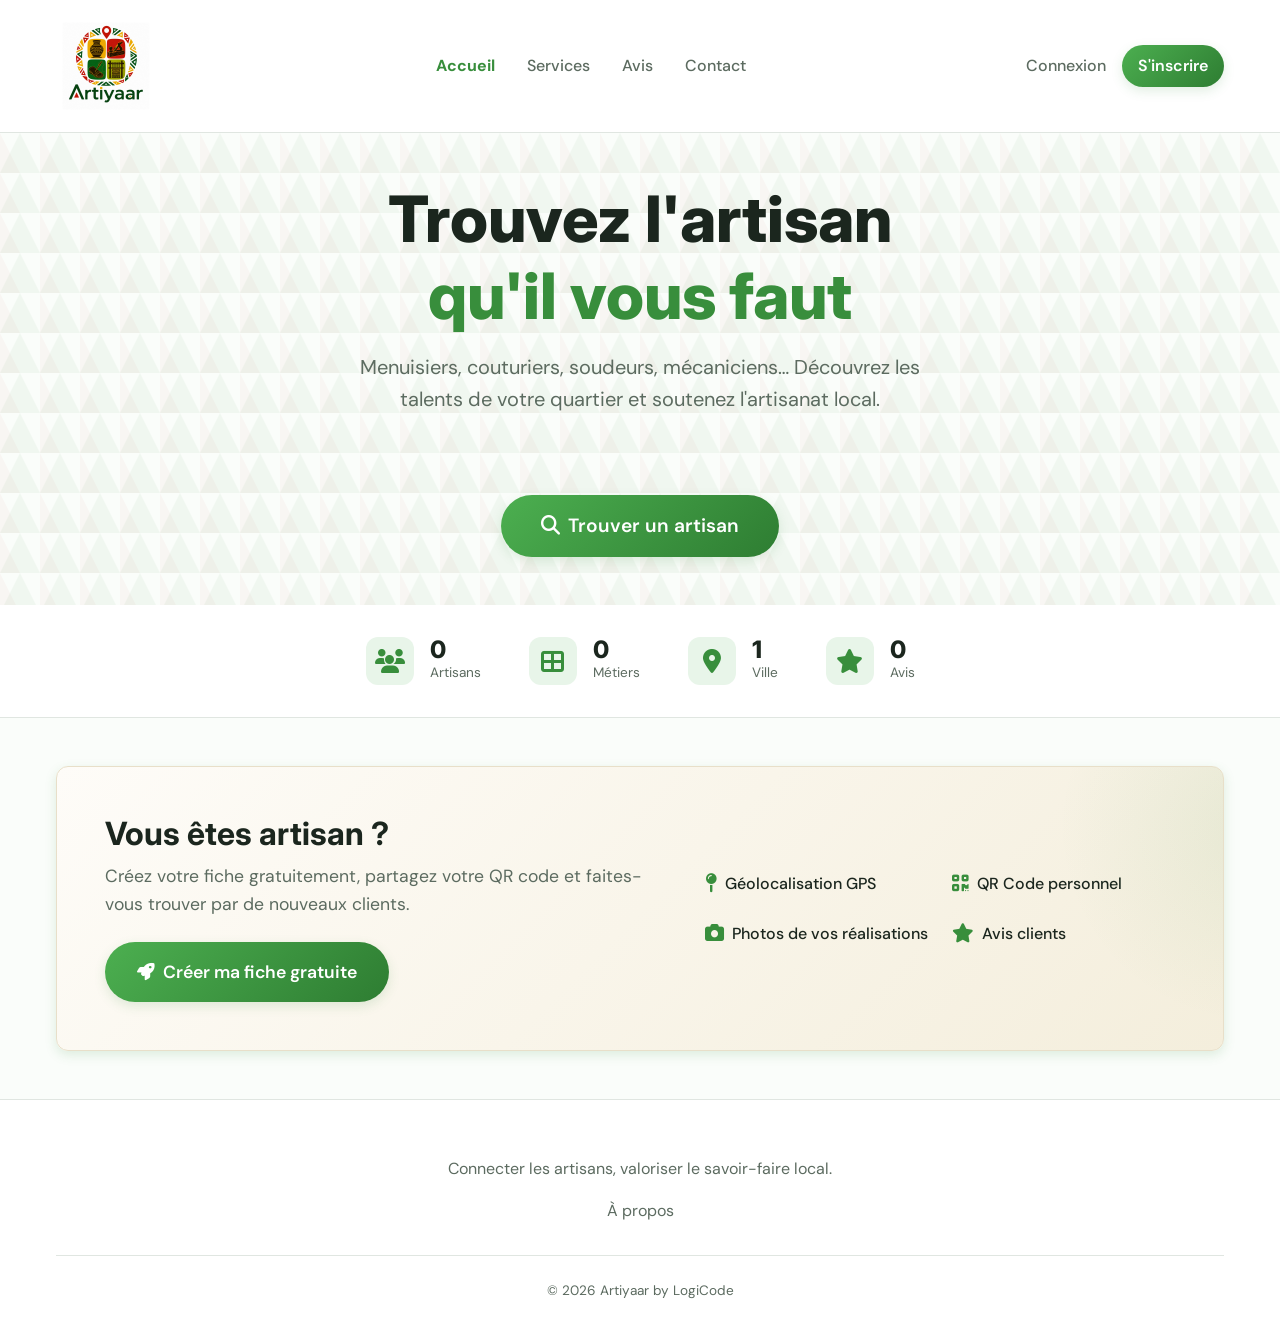
<file: index.html>
<!DOCTYPE html>
<html lang="fr">

<head>
  <meta charset="UTF-8">
  <meta name="viewport" content="width=device-width, initial-scale=1.0">
  <title>Artiyaar — Trouvez les Meilleurs Artisans près de chez vous</title>
  <meta name="description"
    content="Artiyaar connecte les artisans locaux avec les clients. Trouvez menuisiers, couturiers, soudeurs et plus encore près de chez vous.">

  <!-- CSS -->
  <link rel="stylesheet" href="css/main.css">
  <link rel="stylesheet" href="css/components.css">
  <link rel="stylesheet" href="css/pages.css">

  <!-- FontAwesome -->
  <link rel="stylesheet" href="https://cdnjs.cloudflare.com/ajax/libs/font-awesome/6.4.0/css/all.min.css">
</head>

<body>

  <!-- Header -->
  <header class="header">
    <div class="container" style="display: flex; justify-content: space-between; align-items: center; width: 100%;">
      <a href="index.html" class="logo">
        <img src="img/logo.jpg" alt="Artiyaar Logo" style="height: 100px; object-fit: contain;">
      </a>

      <nav class="main-nav desktop-nav" style="display: flex; gap: 2rem; align-items: center;">
        <a href="index.html" class="nav-link" style="font-weight: 700; color: var(--primary-color);">Accueil</a>
        <a href="services.html" class="nav-link" style="font-weight: 500;">Services</a>
        <a href="avis.html" class="nav-link" style="font-weight: 500;">Avis</a>
        <a href="contact.html" class="nav-link" style="font-weight: 500;">Contact</a>
      </nav>

      <div class="nav-links desktop-nav" id="auth-links" style="display: flex; gap: 1rem; align-items: center;">
        <!-- Injected by app.js -->
      </div>
    </div>
  </header>

  <main>
    <!-- Hero Section -->
    <section class="hero-section">
      <div class="container">
        <h1 class="hero-title">
          Trouvez l'artisan<br>
          <span class="text-primary">qu'il vous faut</span>
        </h1>
        <p class="hero-subtitle">
          Menuisiers, couturiers, soudeurs, mécaniciens… Découvrez les talents de votre quartier et soutenez l'artisanat
          local.
        </p>

        <a href="services.html" class="btn btn-primary btn-lg mt-4"
          style="font-size: 1.2rem; padding: 1rem 2.5rem; display: inline-flex; align-items: center; gap: 0.5rem;">
          <i class="fas fa-search"></i> Trouver un artisan
        </a>
      </div>
    </section>

    <!-- Stats Bar -->
    <section class="stats-bar">
      <div class="container">
        <div class="stats-grid">
          <div class="stat-item">
            <i class="fas fa-users stat-icon"></i>
            <div class="stat-content">
              <span class="stat-number" id="stat-artisans">0</span>
              <span class="stat-label">Artisans</span>
            </div>
          </div>
          <div class="stat-item">
            <i class="fas fa-th-large stat-icon"></i>
            <div class="stat-content">
              <span class="stat-number" id="stat-categories">0</span>
              <span class="stat-label">Métiers</span>
            </div>
          </div>
          <div class="stat-item">
            <i class="fas fa-map-marker-alt stat-icon"></i>
            <div class="stat-content">
              <span class="stat-number" id="stat-cities">1</span>
              <span class="stat-label">Ville</span>
            </div>
          </div>
          <div class="stat-item">
            <i class="fas fa-star stat-icon"></i>
            <div class="stat-content">
              <span class="stat-number" id="stat-reviews">0</span>
              <span class="stat-label">Avis</span>
            </div>
          </div>
        </div>
      </div>
    </section>

    <!-- CTA Section -->
    <section class="cta-section">
      <div class="container">
        <div class="cta-card glass-panel">
          <div class="cta-content">
            <h2>Vous êtes artisan ?</h2>
            <p class="text-muted">Créez votre fiche gratuitement, partagez votre QR code et faites-vous trouver par de
              nouveaux clients.</p>
            <a href="login.html?action=register" class="btn btn-primary btn-lg">
              <i class="fas fa-rocket"></i> Créer ma fiche gratuite
            </a>
          </div>
          <div class="cta-features">
            <div class="cta-feature">
              <i class="fas fa-map-pin text-primary"></i>
              <span>Géolocalisation GPS</span>
            </div>
            <div class="cta-feature">
              <i class="fas fa-qrcode text-primary"></i>
              <span>QR Code personnel</span>
            </div>
            <div class="cta-feature">
              <i class="fas fa-camera text-primary"></i>
              <span>Photos de vos réalisations</span>
            </div>
            <div class="cta-feature">
              <i class="fas fa-star text-primary"></i>
              <span>Avis clients</span>
            </div>
          </div>
        </div>
      </div>
    </section>
  </main>

  <!-- Footer -->
  <footer class="footer">
    <div class="container">
      <div class="footer-content">
        <div class="footer-brand">
          <a href="index.html" class="logo">
            <img src="img/logo.jpg" alt="Artiyaar Logo" style="height: 80px; object-fit: contain;">
          </a>
          <p class="text-muted mt-1">Connecter les artisans, valoriser le savoir-faire local.</p>
        </div>
        <div class="footer-links">
          <a href="#" class="text-muted">À propos</a>
          <a href="#" class="text-muted">Contact</a>
          <a href="#" class="text-muted">Mentions légales</a>
        </div>
      </div>
      <div class="footer-bottom text-muted">
        &copy; 2026 Artiyaar by LogiCode
      </div>
    </div>
  </footer>

  <!-- Toast Container -->
  <div id="toast-container" class="toast-container"></div>

  <!-- JS -->
  <script src="js/storage.js"></script>
  <script src="js/app.js"></script>
  <nav class="mobile-bottom-nav">
    <a href="index.html" class="bottom-nav-item active">
      <i class="fas fa-home"></i>
      <span>Accueil</span>
    </a>
    <a href="services.html" class="bottom-nav-item ">
      <i class="fas fa-search"></i>
      <span>Services</span>
    </a>
    <a href="avis.html" class="bottom-nav-item ">
      <i class="fas fa-star"></i>
      <span>Avis</span>
    </a>
    <a href="contact.html" class="bottom-nav-item ">
      <i class="fas fa-envelope"></i>
      <span>Contact</span>
    </a>
    <a href="login.html" class="bottom-nav-item   " id="mobile-auth-link">
      <i class="fas fa-user"></i>
      <span>Profil</span>
    </a>
  </nav>
</body>

</html>
</file>
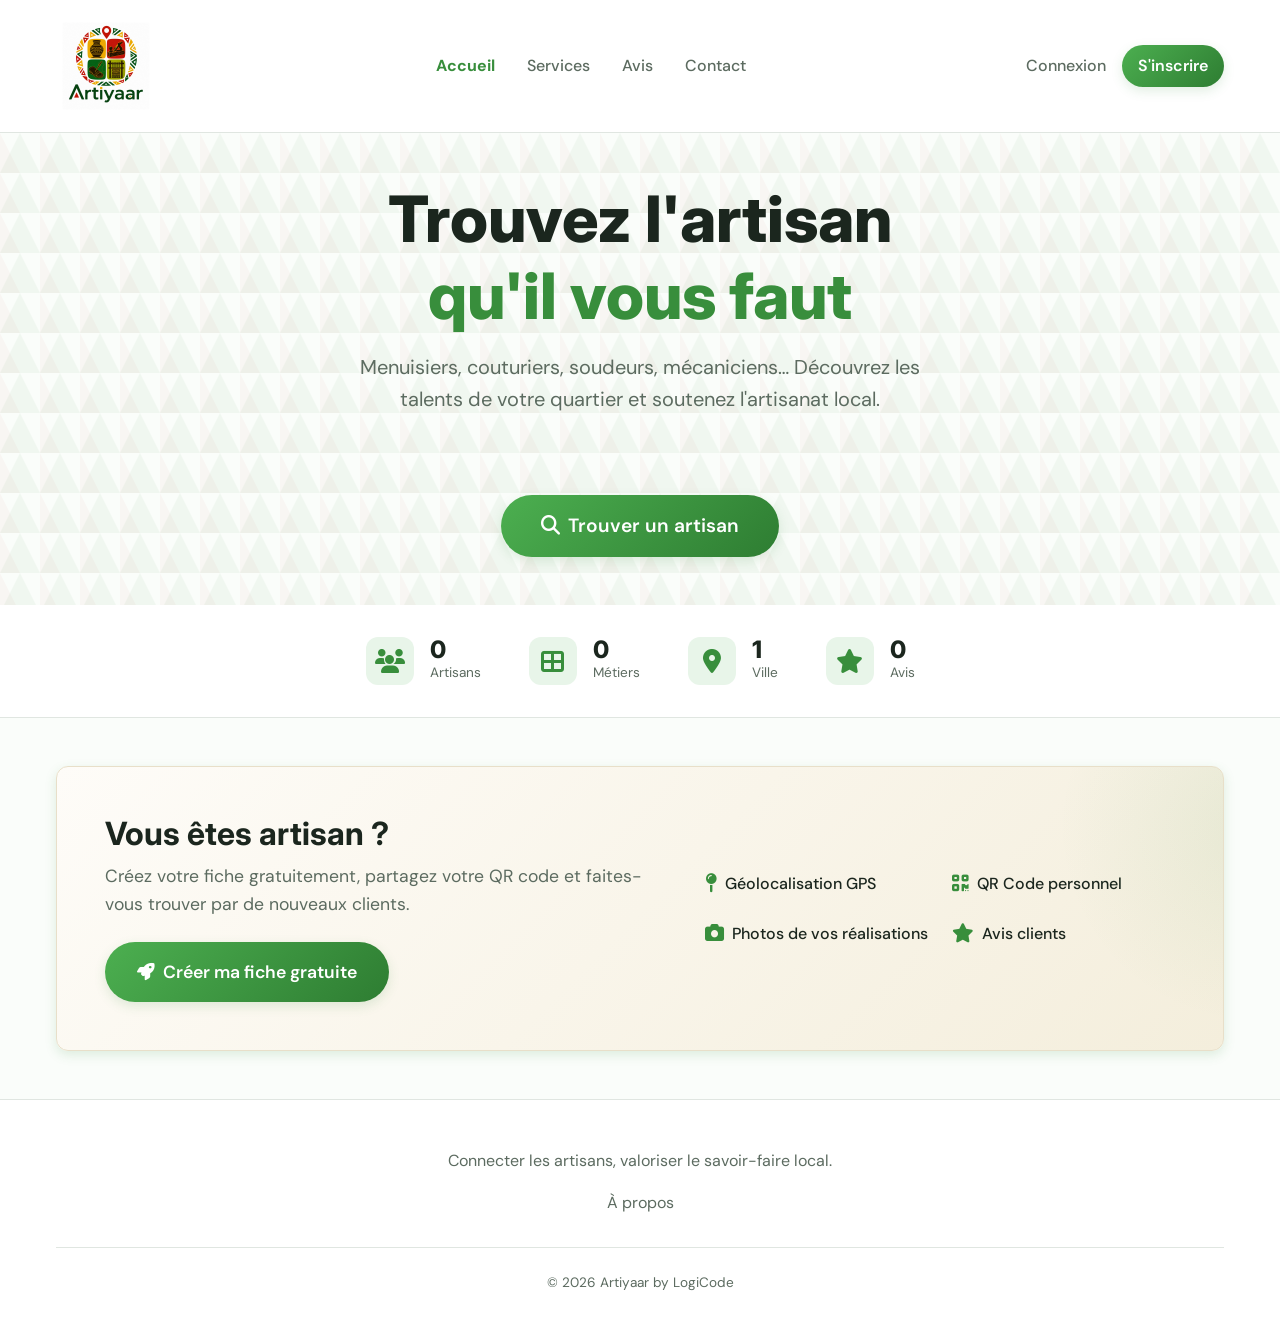
<file: frontend/index.html>
<!DOCTYPE html>
<html lang="fr">

<head>
  <meta charset="UTF-8">
  <meta name="viewport" content="width=device-width, initial-scale=1.0">
  <title>Artiyaar — Trouvez les Meilleurs Artisans près de chez vous</title>
  <meta name="description" content="Artiyaar connecte les artisans locaux avec les clients. Trouvez menuisiers, couturiers, soudeurs et plus encore près de chez vous.">

  <!-- CSS -->
  <link rel="stylesheet" href="css/main.css">
  <link rel="stylesheet" href="css/components.css">
  <link rel="stylesheet" href="css/pages.css">

  <!-- FontAwesome -->
  <link rel="stylesheet" href="https://cdnjs.cloudflare.com/ajax/libs/font-awesome/6.4.0/css/all.min.css">
</head>

<body>

  <!-- Header -->
  <header class="header">
    <div class="container" style="display: flex; justify-content: space-between; align-items: center; width: 100%;">
      <a href="index.html" class="logo">
        <img src="img/logo.jpg" alt="Artiyaar Logo" style="height: 100px; object-fit: contain;">
      </a>
      
      <nav class="main-nav desktop-nav" style="display: flex; gap: 2rem; align-items: center;">
        <a href="index.html" class="nav-link" style="font-weight: 700; color: var(--primary-color);">Accueil</a>
        <a href="services.html" class="nav-link" style="font-weight: 500;">Services</a>
        <a href="avis.html" class="nav-link" style="font-weight: 500;">Avis</a>
        <a href="contact.html" class="nav-link" style="font-weight: 500;">Contact</a>
      </nav>

      <div class="nav-links desktop-nav" id="auth-links" style="display: flex; gap: 1rem; align-items: center;">
        <!-- Injected by app.js -->
      </div>
    </div>
  </header>

  <main>
    <!-- Hero Section -->
    <section class="hero-section">
      <div class="container">
        <h1 class="hero-title">
          Trouvez l'artisan<br>
          <span class="text-primary">qu'il vous faut</span>
        </h1>
        <p class="hero-subtitle">
          Menuisiers, couturiers, soudeurs, mécaniciens… Découvrez les talents de votre quartier et soutenez l'artisanat local.
        </p>

        <a href="services.html" class="btn btn-primary btn-lg mt-4" style="font-size: 1.2rem; padding: 1rem 2.5rem; display: inline-flex; align-items: center; gap: 0.5rem;">
          <i class="fas fa-search"></i> Trouver un artisan
        </a>
      </div>
    </section>

    <!-- Stats Bar -->
    <section class="stats-bar">
      <div class="container">
        <div class="stats-grid">
          <div class="stat-item">
            <i class="fas fa-users stat-icon"></i>
            <div class="stat-content">
              <span class="stat-number" id="stat-artisans">0</span>
              <span class="stat-label">Artisans</span>
            </div>
          </div>
          <div class="stat-item">
            <i class="fas fa-th-large stat-icon"></i>
            <div class="stat-content">
              <span class="stat-number" id="stat-categories">0</span>
              <span class="stat-label">Métiers</span>
            </div>
          </div>
          <div class="stat-item">
            <i class="fas fa-map-marker-alt stat-icon"></i>
            <div class="stat-content">
              <span class="stat-number" id="stat-cities">1</span>
              <span class="stat-label">Ville</span>
            </div>
          </div>
          <div class="stat-item">
            <i class="fas fa-star stat-icon"></i>
            <div class="stat-content">
              <span class="stat-number" id="stat-reviews">0</span>
              <span class="stat-label">Avis</span>
            </div>
          </div>
        </div>
      </div>
    </section>

    <!-- CTA Section -->
    <section class="cta-section">
      <div class="container">
        <div class="cta-card glass-panel">
          <div class="cta-content">
            <h2>Vous êtes artisan ?</h2>
            <p class="text-muted">Créez votre fiche gratuitement, partagez votre QR code et faites-vous trouver par de nouveaux clients.</p>
            <a href="login.html?action=register" class="btn btn-primary btn-lg">
              <i class="fas fa-rocket"></i> Créer ma fiche gratuite
            </a>
          </div>
          <div class="cta-features">
            <div class="cta-feature">
              <i class="fas fa-map-pin text-primary"></i>
              <span>Géolocalisation GPS</span>
            </div>
            <div class="cta-feature">
              <i class="fas fa-qrcode text-primary"></i>
              <span>QR Code personnel</span>
            </div>
            <div class="cta-feature">
              <i class="fas fa-camera text-primary"></i>
              <span>Photos de vos réalisations</span>
            </div>
            <div class="cta-feature">
              <i class="fas fa-star text-primary"></i>
              <span>Avis clients</span>
            </div>
          </div>
        </div>
      </div>
    </section>
  </main>

  <!-- Footer -->
  <footer class="footer">
    <div class="container">
      <div class="footer-content" style="display: flex; flex-direction: column; align-items: center; text-align: center; gap: 1rem; width: 100%;">
        <p class="text-muted" style="margin: 0;">Connecter les artisans, valoriser le savoir-faire local.</p>
        <div class="footer-links" style="display: flex; justify-content: center; gap: 1.5rem;">
          <a href="#" class="text-muted">À propos</a>
        </div>
      </div>
      <div class="footer-bottom text-muted">
        &copy; 2026 Artiyaar by LogiCode
      </div>
    </div>
  </footer>

  <!-- Toast Container -->
  <div id="toast-container" class="toast-container"></div>

  <!-- JS -->
  <script src="js/storage.js"></script>
  <script src="js/app.js"></script>
  <script src="js/geolocation.js"></script>
  <script src="js/search.js"></script>
<nav class="mobile-bottom-nav">
    <a href="index.html" class="bottom-nav-item active">
      <i class="fas fa-home"></i>
      <span>Accueil</span>
    </a>
    <a href="services.html" class="bottom-nav-item ">
      <i class="fas fa-search"></i>
      <span>Services</span>
    </a>
    <a href="avis.html" class="bottom-nav-item ">
      <i class="fas fa-star"></i>
      <span>Avis</span>
    </a>
    <a href="contact.html" class="bottom-nav-item ">
      <i class="fas fa-envelope"></i>
      <span>Contact</span>
    </a>
    <a href="login.html" class="bottom-nav-item   " id="mobile-auth-link">
      <i class="fas fa-user"></i>
      <span>Profil</span>
    </a>
  </nav>
</body>

</html>
</file>
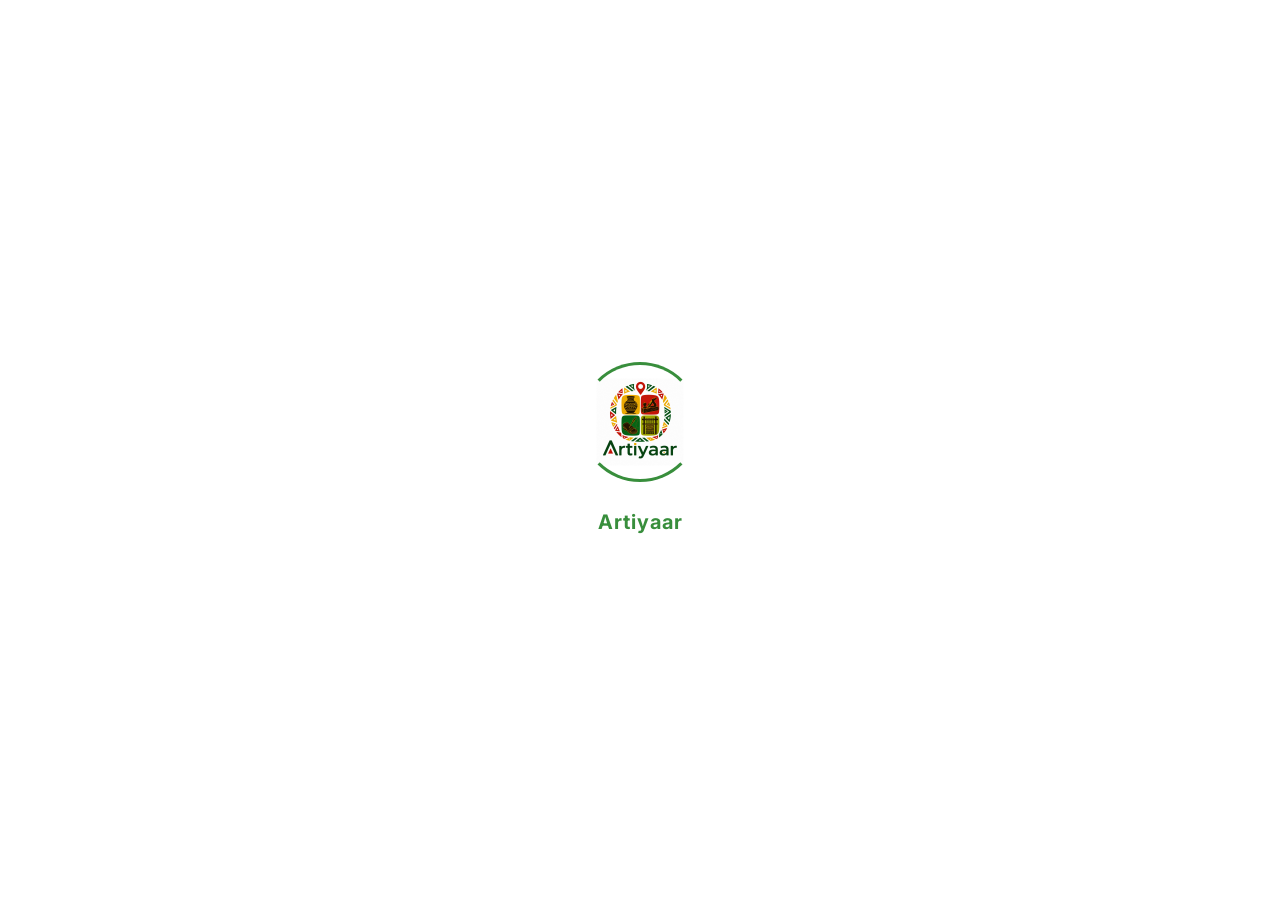
<file: artisan-profile.html>
<!DOCTYPE html>
<html lang="fr">

<head>
  <meta charset="UTF-8">
  <meta name="viewport" content="width=device-width, initial-scale=1.0">
  <title>Profil Artisan - Artiyaar</title>
  <meta name="description"
    content="Consultez le profil de cet artisan sur Artiyaar — avis, localisation et réalisations.">

  <!-- CSS -->
  <link rel="stylesheet" href="css/main.css">
  <link rel="stylesheet" href="css/components.css">
  <link rel="stylesheet" href="css/pages.css">

  <!-- FontAwesome -->
  <link rel="stylesheet" href="https://cdnjs.cloudflare.com/ajax/libs/font-awesome/6.4.0/css/all.min.css">
</head>

<body>

  <!-- Header -->
  <header class="header">
    <div class="container" style="display: flex; justify-content: space-between; align-items: center; width: 100%;">
      <a href="index.html" class="logo">
        <img src="img/logo.jpg" alt="Artiyaar Logo" style="height: 100px; object-fit: contain;">
      </a>

      <nav class="main-nav desktop-nav" style="display: flex; gap: 2rem; align-items: center;">
        <a href="index.html" class="nav-link" style="font-weight: 500;">Accueil</a>
        <a href="services.html" class="nav-link" style="font-weight: 500;">Services</a>
        <a href="avis.html" class="nav-link" style="font-weight: 500;">Avis</a>
        <a href="contact.html" class="nav-link" style="font-weight: 500;">Contact</a>
      </nav>

      <div class="nav-links desktop-nav" id="auth-links" style="display: flex; gap: 1rem; align-items: center;">
        <!-- Injected by app.js -->
      </div>
    </div>
  </header>

  <main>
    <div class="container">

      <!-- Back Link -->
      <a href="services.html" class="back-link mt-3">
        <i class="fas fa-arrow-left"></i> Retour aux résultats
      </a>

      <!-- Profile Content -->
      <div class="profile-layout" id="profile-content">
        <!-- Filled by JS -->
        <div class="text-center text-muted" style="padding: 4rem; grid-column: 1 / -1;">
          <div class="loader" style="margin: 0 auto 1rem;"></div>
          Chargement du profil...
        </div>
      </div>

      <!-- Reviews Section -->
      <section class="reviews-section" id="reviews-section" style="display: none;">
        <div class="reviews-header">
          <h2><i class="fas fa-comments text-primary"></i> Avis des clients</h2>
        </div>

        <!-- Add Review (if logged in) -->
        <div class="card glass-panel mb-3" id="review-form-container" style="display: none;">
          <h3 class="mb-2">Laisser un avis <span class="badge badge-primary"><i class="fas fa-robot"></i> IA</span></h3>
          <form id="review-form" onsubmit="ProfileUI.submitReview(event)">
            <div class="form-group">
              <label class="form-label" for="review-text">Votre commentaire</label>
              <textarea id="review-text" class="form-control" rows="3" placeholder="Partagez votre expérience..."
                required oninput="ProfileUI.analyzeSentiment()"></textarea>
            </div>
            <div class="form-group"
              style="background: var(--primary-light); padding: 1rem; border-radius: var(--radius-md);">
              <label class="form-label text-primary"><i class="fas fa-magic"></i> Note déduite par l'IA</label>
              <div class="star-rating-input" id="star-rating-input"
                style="pointer-events: none; margin-bottom: 0.5rem;">
                <i class="far fa-star" data-rating="1"></i>
                <i class="far fa-star" data-rating="2"></i>
                <i class="far fa-star" data-rating="3"></i>
                <i class="far fa-star" data-rating="4"></i>
                <i class="far fa-star" data-rating="5"></i>
              </div>
              <small class="text-muted" id="ai-status">Commencez à écrire, l'IA évaluera votre sentiment...</small>
            </div>
            <button type="submit" class="btn btn-primary" id="submit-review-btn" disabled>
              <i class="fas fa-paper-plane"></i> Publier
            </button>
          </form>
        </div>

        <!-- Reviews List -->
        <div id="reviews-list">
          <p class="text-muted text-center" style="padding: 2rem;">Aucun avis pour le moment.</p>
        </div>
      </section>

    </div>
  </main>

  <!-- Footer -->
  <footer class="footer">
    <div class="container">
      <div class="footer-content">
        <div class="footer-brand">
          <a href="index.html" class="logo">
            <i class="fas fa-hammer text-primary"></i> <span>Artiyaar</span>
          </a>
          <p class="text-muted mt-1">Connecter les artisans, valoriser le savoir-faire local.</p>
        </div>
      </div>
      <div class="footer-bottom text-muted">
        &copy; 2026 Artiyaar by LogiCode
      </div>
    </div>
  </footer>

  <!-- Toast Container -->
  <div id="toast-container" class="toast-container"></div>

  <!-- JS -->
  <script src="js/storage.js"></script>
  <script src="js/app.js"></script>
  <script src="js/geolocation.js"></script>
  <script src="js/profile.js"></script>
  <nav class="mobile-bottom-nav">
    <a href="index.html" class="bottom-nav-item ">
      <i class="fas fa-home"></i>
      <span>Accueil</span>
    </a>
    <a href="services.html" class="bottom-nav-item ">
      <i class="fas fa-search"></i>
      <span>Services</span>
    </a>
    <a href="avis.html" class="bottom-nav-item ">
      <i class="fas fa-star"></i>
      <span>Avis</span>
    </a>
    <a href="contact.html" class="bottom-nav-item ">
      <i class="fas fa-envelope"></i>
      <span>Contact</span>
    </a>
    <a href="login.html" class="bottom-nav-item   active" id="mobile-auth-link">
      <i class="fas fa-user"></i>
      <span>Profil</span>
    </a>
  </nav>
</body>

</html>
</file>
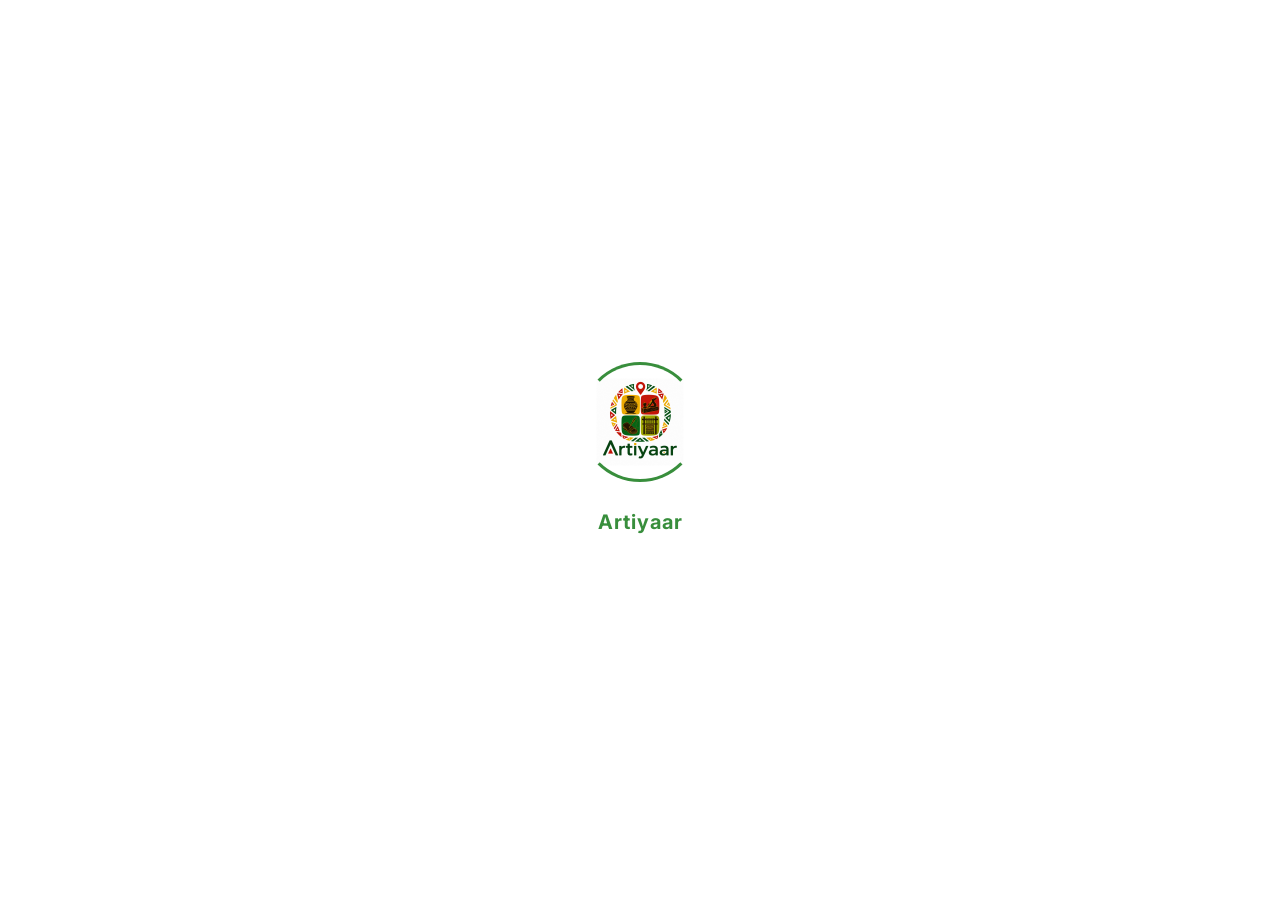
<file: avis.html>
<!DOCTYPE html>
<html lang="fr">

<head>
  <meta charset="UTF-8">
  <meta name="viewport" content="width=device-width, initial-scale=1.0">
  <title>Avis Clients - Artiyaar</title>
  <meta name="description" content="Découvrez les avis et témoignages de nos clients sur les artisans d'Artiyaar.">

  <!-- CSS -->
  <link rel="stylesheet" href="css/main.css">
  <link rel="stylesheet" href="css/components.css">
  <link rel="stylesheet" href="css/pages.css">

  <!-- FontAwesome -->
  <link rel="stylesheet" href="https://cdnjs.cloudflare.com/ajax/libs/font-awesome/6.4.0/css/all.min.css">
</head>

<body>

  <!-- Header -->
  <header class="header">
    <div class="container" style="display: flex; justify-content: space-between; align-items: center; width: 100%;">
      <a href="index.html" class="logo">
        <img src="img/logo.jpg" alt="Artiyaar Logo" style="height: 100px; object-fit: contain;">
      </a>

      <nav class="main-nav desktop-nav" style="display: flex; gap: 2rem; align-items: center;">
        <a href="index.html" class="nav-link" style="font-weight: 500;">Accueil</a>
        <a href="services.html" class="nav-link" style="font-weight: 500;">Services</a>
        <a href="avis.html" class="nav-link" style="font-weight: 700; color: var(--primary-color);">Avis</a>
        <a href="contact.html" class="nav-link" style="font-weight: 500;">Contact</a>
      </nav>

      <div class="nav-links desktop-nav" id="auth-links" style="display: flex; gap: 1rem; align-items: center;">
        <!-- Injected by app.js -->
      </div>
    </div>
  </header>

  <main>
    <section class="hero-section" style="padding: var(--spacing-xl) 0;">
      <div class="container">
        <h1 class="hero-title" style="font-size: 2.5rem; margin-bottom: 1rem;">
          L'avis de nos <span class="text-primary">Clients</span>
        </h1>
        <p class="hero-subtitle text-muted">Ce qu'ils pensent des artisans d'Artiyaar.</p>
      </div>
    </section>

    <section class="container" style="padding: var(--spacing-2xl) 0;">
      <div style="display: grid; grid-template-columns: repeat(auto-fill, minmax(300px, 1fr)); gap: 2rem;">

        <!-- Dummy Review 1 -->
        <div class="card glass-panel" style="padding: 2rem;">
          <div style="display: flex; align-items: center; gap: 1rem; margin-bottom: 1rem;">
            <div
              style="width: 50px; height: 50px; border-radius: 50%; background: var(--primary-light); display: flex; align-items: center; justify-content: center; color: var(--primary-color); font-weight: bold; font-size: 1.2rem;">
              S</div>
            <div>
              <h3 style="margin: 0; font-size: 1.1rem;">Sophie M.</h3>
              <div style="color: var(--warning); font-size: 0.9rem;">
                <i class="fas fa-star"></i><i class="fas fa-star"></i><i class="fas fa-star"></i><i
                  class="fas fa-star"></i><i class="fas fa-star"></i>
              </div>
            </div>
          </div>
          <p class="text-muted">"Un service impeccable ! J'ai trouvé un électricien en 5 minutes. Travail rapide et
            soigné, je recommande vivement Artiyaar."</p>
        </div>

        <!-- Dummy Review 2 -->
        <div class="card glass-panel" style="padding: 2rem;">
          <div style="display: flex; align-items: center; gap: 1rem; margin-bottom: 1rem;">
            <div
              style="width: 50px; height: 50px; border-radius: 50%; background: var(--primary-light); display: flex; align-items: center; justify-content: center; color: var(--primary-color); font-weight: bold; font-size: 1.2rem;">
              A</div>
            <div>
              <h3 style="margin: 0; font-size: 1.1rem;">Amadou K.</h3>
              <div style="color: var(--warning); font-size: 0.9rem;">
                <i class="fas fa-star"></i><i class="fas fa-star"></i><i class="fas fa-star"></i><i
                  class="fas fa-star"></i><i class="far fa-star"></i>
              </div>
            </div>
          </div>
          <p class="text-muted">"Super concept, cela valorise vraiment les artisans de notre quartier. La plateforme est
            très facile à utiliser."</p>
        </div>

        <!-- Dummy Review 3 -->
        <div class="card glass-panel" style="padding: 2rem;">
          <div style="display: flex; align-items: center; gap: 1rem; margin-bottom: 1rem;">
            <div
              style="width: 50px; height: 50px; border-radius: 50%; background: var(--primary-light); display: flex; align-items: center; justify-content: center; color: var(--primary-color); font-weight: bold; font-size: 1.2rem;">
              M</div>
            <div>
              <h3 style="margin: 0; font-size: 1.1rem;">Mariam T.</h3>
              <div style="color: var(--warning); font-size: 0.9rem;">
                <i class="fas fa-star"></i><i class="fas fa-star"></i><i class="fas fa-star"></i><i
                  class="fas fa-star"></i><i class="fas fa-star"></i>
              </div>
            </div>
          </div>
          <p class="text-muted">"J'ai fait réparer ma plomberie le jour même. Artisan très professionnel et courtois.
            Merci Artiyaar !"</p>
        </div>

      </div>
    </section>
  </main>

  <!-- Footer -->
  <footer class="footer">
    <div class="container">
      <div class="footer-content">
        <div class="footer-brand">
          <a href="index.html" class="logo">
            <img src="img/logo.jpg" alt="Artiyaar Logo" style="height: 80px; object-fit: contain;">
          </a>
          <p class="text-muted mt-1">Connecter les artisans, valoriser le savoir-faire local.</p>
        </div>
        <div class="footer-links">
          <a href="#" class="text-muted">À propos</a>
          <a href="#" class="text-muted">Contact</a>
          <a href="#" class="text-muted">Mentions légales</a>
        </div>
      </div>
      <div class="footer-bottom text-muted">
        &copy; 2026 Artiyaar by LogiCode
      </div>
    </div>
  </footer>

  <!-- Toast Container -->
  <div id="toast-container" class="toast-container"></div>

  <!-- JS -->
  <script src="js/storage.js"></script>
  <script src="js/app.js"></script>
  <nav class="mobile-bottom-nav">
    <a href="index.html" class="bottom-nav-item ">
      <i class="fas fa-home"></i>
      <span>Accueil</span>
    </a>
    <a href="services.html" class="bottom-nav-item ">
      <i class="fas fa-search"></i>
      <span>Services</span>
    </a>
    <a href="avis.html" class="bottom-nav-item active">
      <i class="fas fa-star"></i>
      <span>Avis</span>
    </a>
    <a href="contact.html" class="bottom-nav-item ">
      <i class="fas fa-envelope"></i>
      <span>Contact</span>
    </a>
    <a href="login.html" class="bottom-nav-item   " id="mobile-auth-link">
      <i class="fas fa-user"></i>
      <span>Profil</span>
    </a>
  </nav>
</body>

</html>
</file>
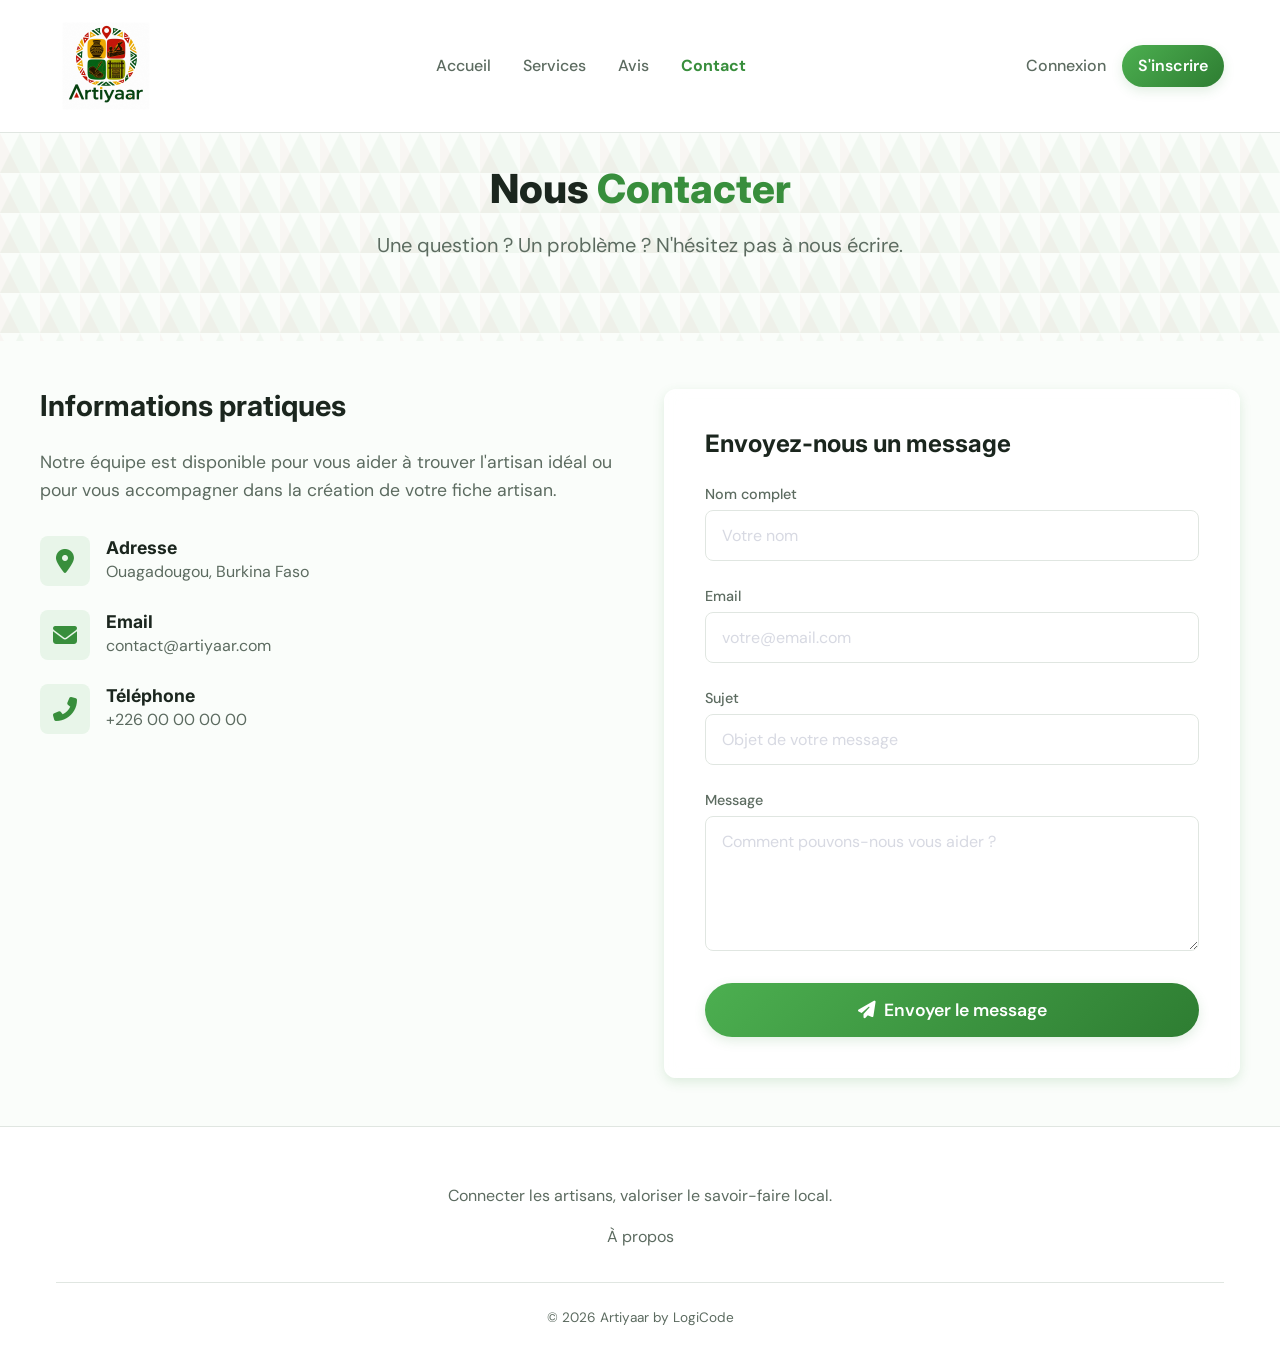
<file: contact.html>
<!DOCTYPE html>
<html lang="fr">

<head>
  <meta charset="UTF-8">
  <meta name="viewport" content="width=device-width, initial-scale=1.0">
  <title>Contact - Artiyaar</title>
  <meta name="description" content="Contactez l'équipe d'Artiyaar pour toute question ou suggestion.">

  <!-- CSS -->
  <link rel="stylesheet" href="css/main.css">
  <link rel="stylesheet" href="css/components.css">
  <link rel="stylesheet" href="css/pages.css">

  <!-- FontAwesome -->
  <link rel="stylesheet" href="https://cdnjs.cloudflare.com/ajax/libs/font-awesome/6.4.0/css/all.min.css">
</head>

<body>

  <!-- Header -->
  <header class="header">
    <div class="container" style="display: flex; justify-content: space-between; align-items: center; width: 100%;">
      <a href="index.html" class="logo">
        <img src="img/logo.jpg" alt="Artiyaar Logo" style="height: 100px; object-fit: contain;">
      </a>

      <nav class="main-nav desktop-nav" style="display: flex; gap: 2rem; align-items: center;">
        <a href="index.html" class="nav-link" style="font-weight: 500;">Accueil</a>
        <a href="services.html" class="nav-link" style="font-weight: 500;">Services</a>
        <a href="avis.html" class="nav-link" style="font-weight: 500;">Avis</a>
        <a href="contact.html" class="nav-link" style="font-weight: 700; color: var(--primary-color);">Contact</a>
      </nav>

      <div class="nav-links desktop-nav" id="auth-links" style="display: flex; gap: 1rem; align-items: center;">
        <!-- Injected by app.js -->
      </div>
    </div>
  </header>

  <main>
    <section class="hero-section" style="padding: var(--spacing-xl) 0;">
      <div class="container">
        <h1 class="hero-title" style="font-size: 2.5rem; margin-bottom: 1rem;">
          Nous <span class="text-primary">Contacter</span>
        </h1>
        <p class="hero-subtitle text-muted">Une question ? Un problème ? N'hésitez pas à nous écrire.</p>
      </div>
    </section>

    <section class="container" style="padding: var(--spacing-2xl) 0;">
      <div class="contact-grid">

        <!-- Contact Info -->
        <div class="contact-info">
          <h2 class="contact-info-title" style="margin-bottom: 1.5rem; font-size: 1.8rem;">Informations pratiques</h2>
          <p class="contact-info-desc text-muted" style="margin-bottom: 2rem; font-size: 1.1rem;">
            Notre équipe est disponible pour vous aider à trouver l'artisan idéal ou pour vous accompagner dans la
            création de votre fiche artisan.
          </p>

          <div class="contact-details-container" style="display: flex; flex-direction: column; gap: 1.5rem;">
            <div class="contact-detail" style="display: flex; align-items: center; gap: 1rem;">
              <div
                style="width: 50px; height: 50px; border-radius: var(--radius-md); background: var(--primary-light); color: var(--primary-color); display: flex; align-items: center; justify-content: center; font-size: 1.5rem;">
                <i class="fas fa-map-marker-alt"></i>
              </div>
              <div>
                <h4 style="margin: 0; font-size: 1.1rem;">Adresse</h4>
                <p class="text-muted" style="margin: 0;">Ouagadougou, Burkina Faso</p>
              </div>
            </div>

            <div class="contact-detail" style="display: flex; align-items: center; gap: 1rem;">
              <div
                style="width: 50px; height: 50px; border-radius: var(--radius-md); background: var(--primary-light); color: var(--primary-color); display: flex; align-items: center; justify-content: center; font-size: 1.5rem;">
                <i class="fas fa-envelope"></i>
              </div>
              <div>
                <h4 style="margin: 0; font-size: 1.1rem;">Email</h4>
                <p class="text-muted" style="margin: 0;">contact@artiyaar.com</p>
              </div>
            </div>

            <div class="contact-detail" style="display: flex; align-items: center; gap: 1rem;">
              <div
                style="width: 50px; height: 50px; border-radius: var(--radius-md); background: var(--primary-light); color: var(--primary-color); display: flex; align-items: center; justify-content: center; font-size: 1.5rem;">
                <i class="fas fa-phone-alt"></i>
              </div>
              <div>
                <h4 style="margin: 0; font-size: 1.1rem;">Téléphone</h4>
                <p class="text-muted" style="margin: 0;">+226 00 00 00 00</p>
              </div>
            </div>
          </div>
        </div>

        <!-- Contact Form -->
        <div class="card glass-panel" style="padding: 2.5rem;">
          <h2 style="margin-bottom: 1.5rem;">Envoyez-nous un message</h2>
          <form
            onsubmit="event.preventDefault(); alert('Message envoyé avec succès ! Nous vous recontacterons bientôt.');">
            <div class="form-group" style="margin-bottom: 1.5rem;">
              <label class="form-label" for="name">Nom complet</label>
              <input type="text" id="name" class="form-control" placeholder="Votre nom" required>
            </div>

            <div class="form-group" style="margin-bottom: 1.5rem;">
              <label class="form-label" for="email">Email</label>
              <input type="email" id="email" class="form-control" placeholder="votre@email.com" required>
            </div>

            <div class="form-group" style="margin-bottom: 1.5rem;">
              <label class="form-label" for="subject">Sujet</label>
              <input type="text" id="subject" class="form-control" placeholder="Objet de votre message" required>
            </div>

            <div class="form-group" style="margin-bottom: 1.5rem;">
              <label class="form-label" for="message">Message</label>
              <textarea id="message" class="form-control" rows="5" placeholder="Comment pouvons-nous vous aider ?"
                required></textarea>
            </div>

            <button type="submit" class="btn btn-primary btn-lg" style="width: 100%;">
              <i class="fas fa-paper-plane"></i> Envoyer le message
            </button>
          </form>
        </div>

      </div>
    </section>
  </main>

  <!-- Footer -->
  <footer class="footer">
    <div class="container">
      <div class="footer-content">
        <div class="footer-brand">
          <a href="index.html" class="logo">
            <img src="img/logo.jpg" alt="Artiyaar Logo" style="height: 80px; object-fit: contain;">
          </a>
          <p class="text-muted mt-1">Connecter les artisans, valoriser le savoir-faire local.</p>
        </div>
        <div class="footer-links">
          <a href="#" class="text-muted">À propos</a>
          <a href="#" class="text-muted">Contact</a>
          <a href="#" class="text-muted">Mentions légales</a>
        </div>
      </div>
      <div class="footer-bottom text-muted">
        &copy; 2026 Artiyaar by LogiCode
      </div>
    </div>
  </footer>

  <!-- Toast Container -->
  <div id="toast-container" class="toast-container"></div>

  <!-- JS -->
  <script src="js/storage.js"></script>
  <script src="js/app.js"></script>
  <nav class="mobile-bottom-nav">
    <a href="index.html" class="bottom-nav-item ">
      <i class="fas fa-home"></i>
      <span>Accueil</span>
    </a>
    <a href="services.html" class="bottom-nav-item ">
      <i class="fas fa-search"></i>
      <span>Services</span>
    </a>
    <a href="avis.html" class="bottom-nav-item ">
      <i class="fas fa-star"></i>
      <span>Avis</span>
    </a>
    <a href="contact.html" class="bottom-nav-item active">
      <i class="fas fa-envelope"></i>
      <span>Contact</span>
    </a>
    <a href="login.html" class="bottom-nav-item   " id="mobile-auth-link">
      <i class="fas fa-user"></i>
      <span>Profil</span>
    </a>
  </nav>
</body>

</html>
</file>
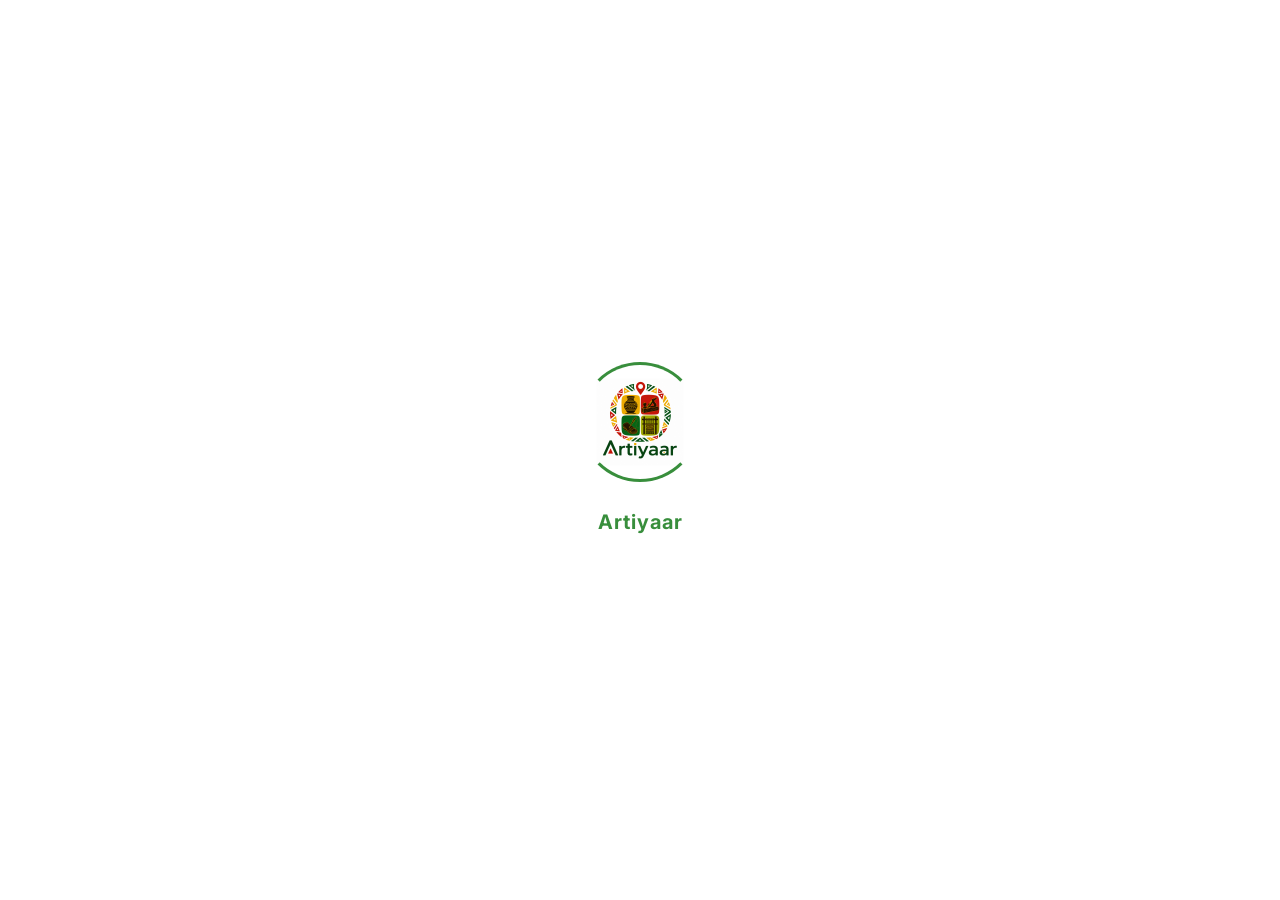
<file: login.html>
<!DOCTYPE html>
<html lang="fr">

<head>
  <meta charset="UTF-8">
  <meta name="viewport" content="width=device-width, initial-scale=1.0">
  <title>Connexion / Inscription - Artiyaar</title>

  <!-- CSS -->
  <link rel="stylesheet" href="css/main.css">
  <link rel="stylesheet" href="css/components.css">
  <link rel="stylesheet" href="css/pages.css">

  <!-- FontAwesome -->
  <link rel="stylesheet" href="https://cdnjs.cloudflare.com/ajax/libs/font-awesome/6.4.0/css/all.min.css">
</head>

<body class="auth-page">

  <div class="auth-container">
    <a href="index.html" class="logo mb-4" style="justify-content: center; display: flex; align-items: center;">
      <img src="img/logo.jpg" alt="Artiyaar Logo" style="height: 120px; object-fit: contain;">
    </a>

    <div class="card auth-card glass-panel">
      <div class="auth-toggle">
        <button class="auth-toggle-btn active" id="btn-login-tab" onclick="AuthUI.switchTab('login')">Connexion</button>
        <button class="auth-toggle-btn" id="btn-register-tab" onclick="AuthUI.switchTab('register')">S'inscrire</button>
      </div>

      <!-- Login Form -->
      <form id="login-form" onsubmit="AuthUI.handleLogin(event)">
        <h2 class="auth-header">Bon retour parmi nous !</h2>

        <div class="form-group">
          <label class="form-label" for="login-email">Email</label>
          <input type="email" id="login-email" class="form-control" placeholder="artisan@exemple.com" required>
        </div>

        <div class="form-group">
          <label class="form-label" for="login-password">Mot de passe</label>
          <input type="password" id="login-password" class="form-control" placeholder="••••••••" required>
        </div>

        <div id="login-error" class="form-error">Identifiants incorrects.</div>

        <button type="submit" class="btn btn-primary" style="width: 100%; margin-top: 1rem;">
          Se connecter
        </button>

        <div class="text-center mt-2">
          <a href="#" class="text-muted" style="font-size: 0.9rem;" onclick="AuthUI.forgotPassword(event)">Mot de passe
            oublié ?</a>
        </div>
      </form>

      <!-- Register Form -->
      <form id="register-form" class="hidden" onsubmit="AuthUI.handleRegister(event)">
        <h2 class="auth-header">Rejoignez la communauté</h2>

        <div class="form-group">
          <label class="form-label" for="reg-name">Nom complet</label>
          <input type="text" id="reg-name" class="form-control" placeholder="Issouf Kaboré" required>
        </div>

        <div class="form-group">
          <label class="form-label" for="reg-email">Email</label>
          <input type="email" id="reg-email" class="form-control" placeholder="email@exemple.com" required>
        </div>

        <div class="form-group">
          <label class="form-label" for="reg-password">Mot de passe</label>
          <input type="password" id="reg-password" class="form-control" placeholder="••••••••" required minlength="6">
        </div>

        <div class="form-group">
          <label class="form-label">Je suis :</label>
          <div style="display: flex; gap: 1rem; margin-top: 0.5rem;">
            <label style="display: flex; align-items: center; gap: 0.5rem; cursor: pointer;">
              <input type="radio" name="reg-role" value="client" checked> Un Client
            </label>
            <label style="display: flex; align-items: center; gap: 0.5rem; cursor: pointer;">
              <input type="radio" name="reg-role" value="artisan"> Un Artisan
            </label>
          </div>
        </div>

        <div id="register-error" class="form-error">Cet email est déjà utilisé.</div>

        <button type="submit" class="btn btn-primary" style="width: 100%; margin-top: 1rem;">
          Créer mon compte
        </button>
      </form>
    </div>
  </div>

  <!-- JS -->
  <script src="js/storage.js"></script>
  <script src="js/app.js"></script>
  <script src="js/auth.js"></script>
  <nav class="mobile-bottom-nav">
    <a href="index.html" class="bottom-nav-item ">
      <i class="fas fa-home"></i>
      <span>Accueil</span>
    </a>
    <a href="services.html" class="bottom-nav-item ">
      <i class="fas fa-search"></i>
      <span>Services</span>
    </a>
    <a href="avis.html" class="bottom-nav-item ">
      <i class="fas fa-star"></i>
      <span>Avis</span>
    </a>
    <a href="contact.html" class="bottom-nav-item ">
      <i class="fas fa-envelope"></i>
      <span>Contact</span>
    </a>
    <a href="login.html" class="bottom-nav-item  active " id="mobile-auth-link">
      <i class="fas fa-user"></i>
      <span>Profil</span>
    </a>
  </nav>
</body>

</html>
</file>
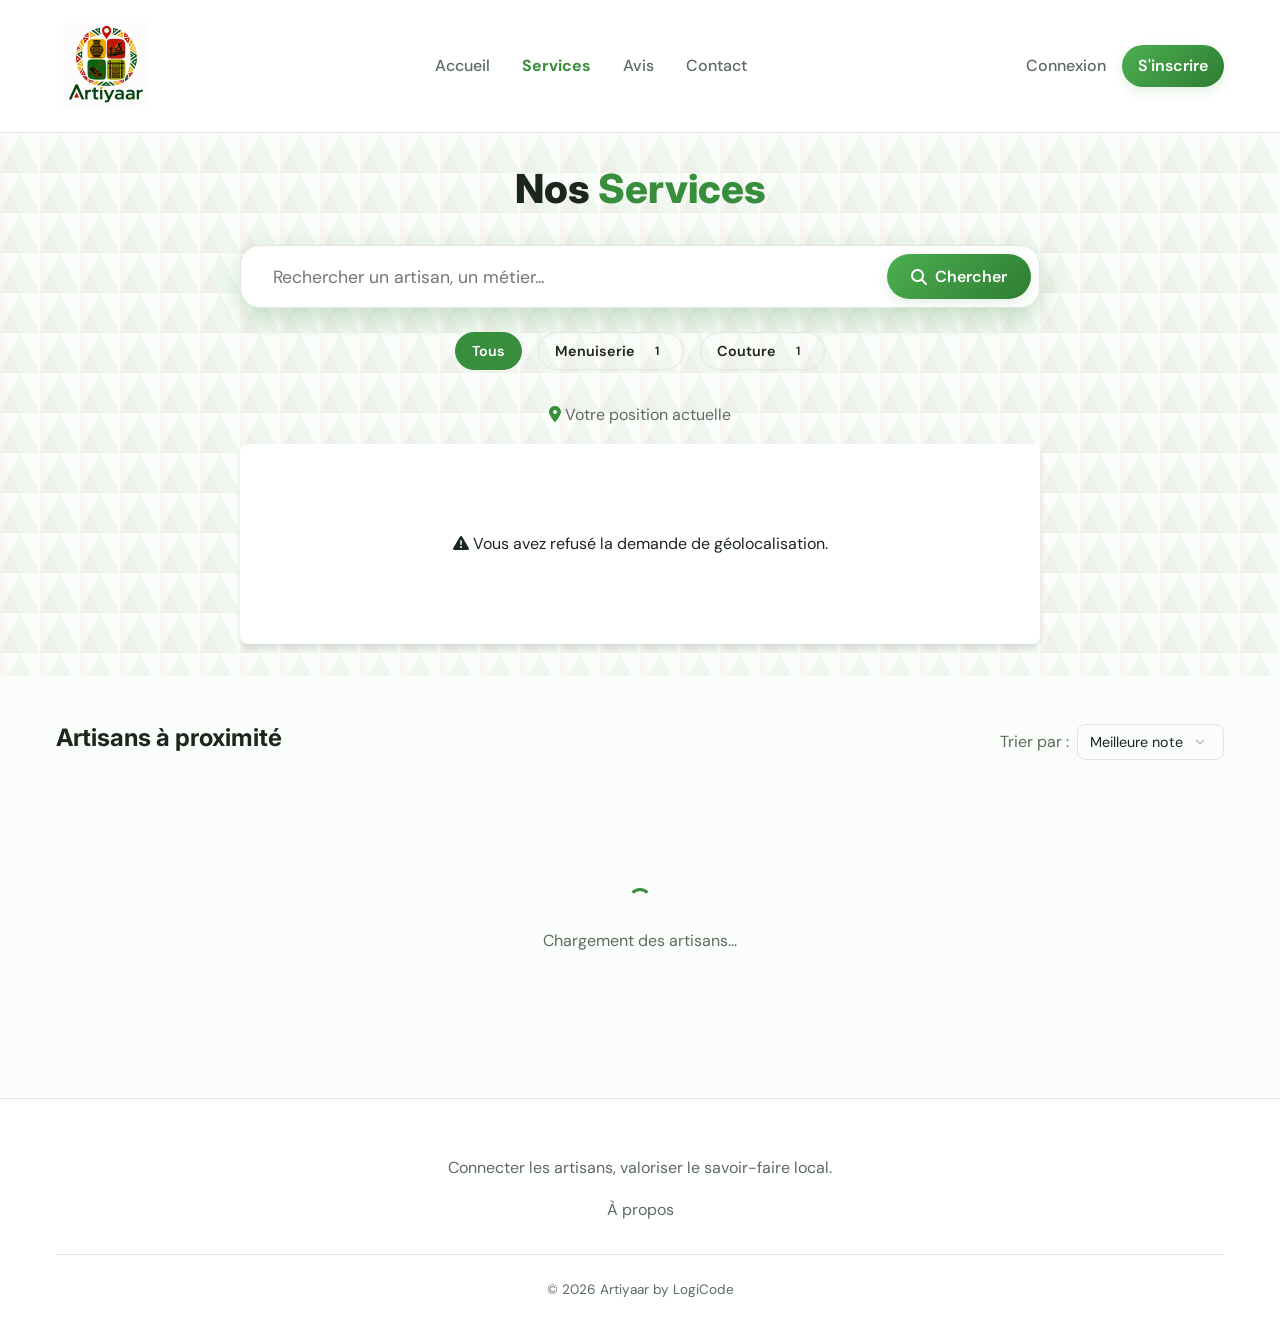
<file: services.html>
<!DOCTYPE html>
<html lang="fr">

<head>
  <meta charset="UTF-8">
  <meta name="viewport" content="width=device-width, initial-scale=1.0">
  <title>Services - Artiyaar</title>
  <meta name="description" content="Recherchez des artisans par métier, service ou localisation.">

  <!-- CSS -->
  <link rel="stylesheet" href="css/main.css">
  <link rel="stylesheet" href="css/components.css">
  <link rel="stylesheet" href="css/pages.css">

  <!-- FontAwesome -->
  <link rel="stylesheet" href="https://cdnjs.cloudflare.com/ajax/libs/font-awesome/6.4.0/css/all.min.css">
</head>

<body>

  <!-- Header -->
  <header class="header">
    <div class="container" style="display: flex; justify-content: space-between; align-items: center; width: 100%;">
      <a href="index.html" class="logo">
        <img src="img/logo.jpg" alt="Artiyaar Logo" style="height: 100px; object-fit: contain;">
      </a>

      <nav class="main-nav desktop-nav" style="display: flex; gap: 2rem; align-items: center;">
        <a href="index.html" class="nav-link" style="font-weight: 500;">Accueil</a>
        <a href="services.html" class="nav-link" style="font-weight: 700; color: var(--primary-color);">Services</a>
        <a href="avis.html" class="nav-link" style="font-weight: 500;">Avis</a>
        <a href="contact.html" class="nav-link" style="font-weight: 500;">Contact</a>
      </nav>

      <div class="nav-links desktop-nav" id="auth-links" style="display: flex; gap: 1rem; align-items: center;">
        <!-- Injected by app.js -->
      </div>
    </div>
  </header>

  <main>
    <!-- Search Banner -->
    <section class="hero-section" style="padding: var(--spacing-xl) 0;">
      <div class="container">
        <h1 class="hero-title" style="font-size: 2.5rem; margin-bottom: 2rem;">
          Nos <span class="text-primary">Services</span>
        </h1>

        <!-- Search Bar -->
        <div class="search-container">
          <div class="search-bar">
            <input type="text" id="search-input" class="search-input" placeholder="Rechercher un artisan, un métier...">
            <button class="btn btn-primary" onclick="SearchUI.search()" id="search-btn">
              <i class="fas fa-search"></i> Chercher
            </button>
          </div>

          <!-- Category Filters -->
          <div class="search-filters" id="category-filters">
            <button class="btn btn-outline filter-btn active" data-category="all"
              onclick="SearchUI.filterByCategory('all', this)">
              Tous
            </button>
            <!-- Populated by JS -->
          </div>

          <!-- Geolocation Preview -->
          <div id="geo-preview-container" style="margin-top: 2rem; text-align: center;">
            <p class="text-muted mb-2"><i class="fas fa-map-marker-alt text-primary"></i> Votre position actuelle</p>
            <div id="map-preview"
              style="width: 100%; height: 200px; border-radius: var(--radius-md); overflow: hidden; background: var(--bg-card); display: flex; align-items: center; justify-content: center; box-shadow: 0 4px 6px rgba(0,0,0,0.1);">
              <span class="text-muted">Détection de votre position en cours...</span>
            </div>
          </div>
        </div>
      </div>
    </section>

    <!-- Artisan Results Grid -->
    <section class="results-section">
      <div class="container">
        <div class="results-header">
          <h2 id="results-title">Artisans à proximité</h2>
          <div class="results-sort">
            <label class="text-muted" for="sort-select">Trier par :</label>
            <select id="sort-select" class="form-control" style="width: auto; display: inline-block;"
              onchange="SearchUI.sort(this.value)">
              <option value="rating">Meilleure note</option>
              <option value="name">Nom A-Z</option>
              <option value="recent">Plus récent</option>
            </select>
          </div>
        </div>

        <div id="artisan-results" class="artisan-grid">
          <!-- Injected by JS -->
          <div class="text-center text-muted" style="grid-column: 1 / -1; padding: 3rem;">
            <div class="loader" style="margin: 0 auto 1rem;"></div>
            Chargement des artisans...
          </div>
        </div>
      </div>
    </section>
  </main>

  <!-- Footer -->
  <footer class="footer">
    <div class="container">
      <div class="footer-content">
        <div class="footer-brand">
          <a href="index.html" class="logo">
            <img src="img/logo.jpg" alt="Artiyaar Logo" style="height: 80px; object-fit: contain;">
          </a>
          <p class="text-muted mt-1">Connecter les artisans, valoriser le savoir-faire local.</p>
        </div>
        <div class="footer-links">
          <a href="#" class="text-muted">À propos</a>
          <a href="#" class="text-muted">Contact</a>
          <a href="#" class="text-muted">Mentions légales</a>
        </div>
      </div>
      <div class="footer-bottom text-muted">
        &copy; 2026 Artiyaar by LogiCode
      </div>
    </div>
  </footer>

  <!-- Toast Container -->
  <div id="toast-container" class="toast-container"></div>

  <!-- JS -->
  <script src="js/storage.js"></script>
  <script src="js/app.js"></script>
  <script src="js/geolocation.js"></script>
  <script src="js/search.js"></script>
  <script>
    document.addEventListener('DOMContentLoaded', () => {
      const mapPreview = document.getElementById('map-preview');
      if (mapPreview && window.Geolocation) {
        Geolocation.captureLocation((result) => {
          if (result.success) {
            // Load an iframe with OpenStreetMap or Google Maps
            const lat = result.lat;
            const lng = result.lng;
            mapPreview.innerHTML = `<iframe width="100%" height="100%" frameborder="0" style="border:0;" src="https://maps.google.com/maps?q=${lat},${lng}&z=14&output=embed" allowfullscreen></iframe>`;
          } else {
            mapPreview.innerHTML = `<span class="text-danger"><i class="fas fa-exclamation-triangle"></i> ${result.error}</span>`;
          }
        });
      }
    });
  </script>
  <nav class="mobile-bottom-nav">
    <a href="index.html" class="bottom-nav-item ">
      <i class="fas fa-home"></i>
      <span>Accueil</span>
    </a>
    <a href="services.html" class="bottom-nav-item active">
      <i class="fas fa-search"></i>
      <span>Services</span>
    </a>
    <a href="avis.html" class="bottom-nav-item ">
      <i class="fas fa-star"></i>
      <span>Avis</span>
    </a>
    <a href="contact.html" class="bottom-nav-item ">
      <i class="fas fa-envelope"></i>
      <span>Contact</span>
    </a>
    <a href="login.html" class="bottom-nav-item   " id="mobile-auth-link">
      <i class="fas fa-user"></i>
      <span>Profil</span>
    </a>
  </nav>
</body>

</html>
</file>
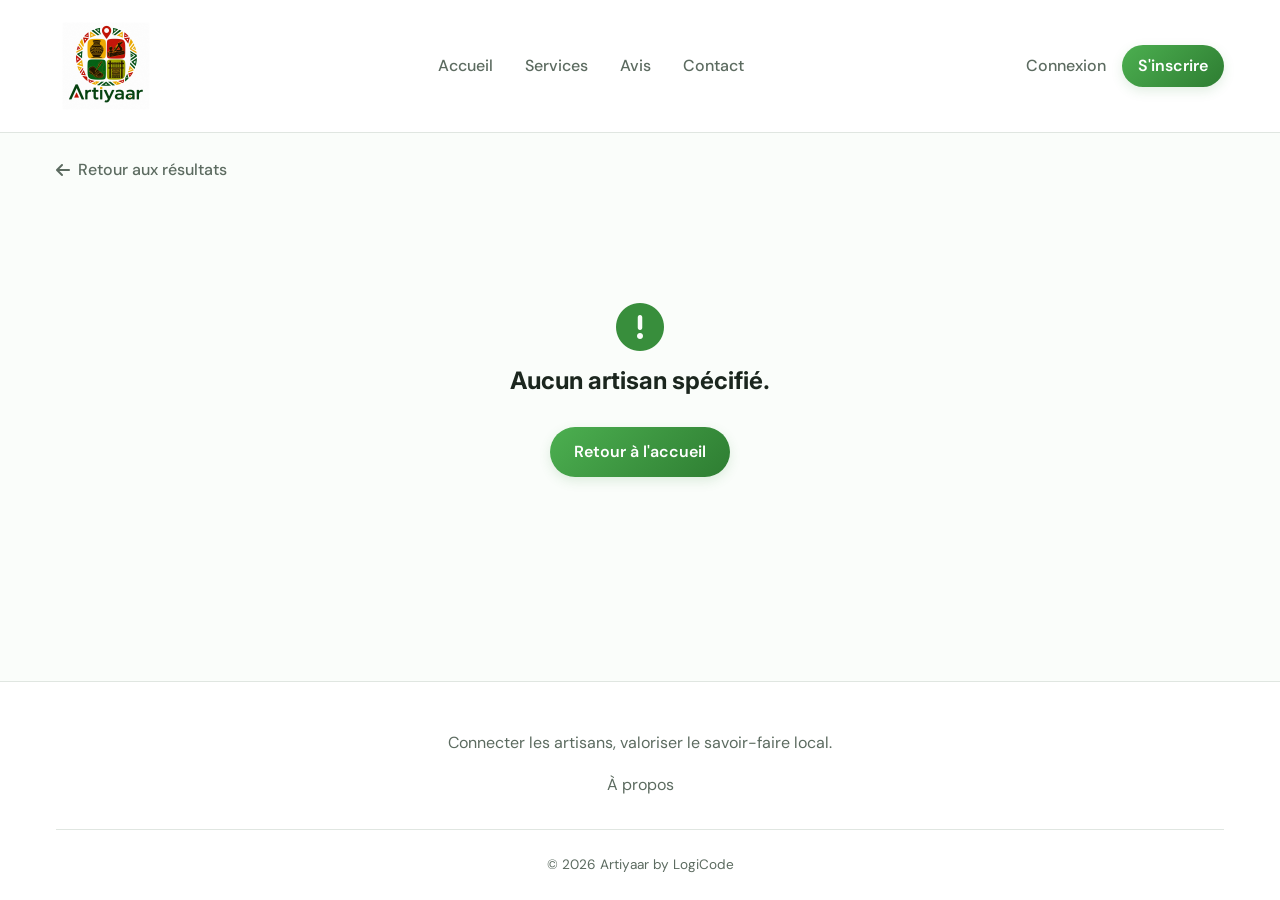
<file: frontend/artisan-profile.html>
<!DOCTYPE html>
<html lang="fr">

<head>
  <meta charset="UTF-8">
  <meta name="viewport" content="width=device-width, initial-scale=1.0">
  <title>Profil Artisan - Artiyaar</title>
  <meta name="description" content="Consultez le profil de cet artisan sur Artiyaar — avis, localisation et réalisations.">

  <!-- CSS -->
  <link rel="stylesheet" href="css/main.css">
  <link rel="stylesheet" href="css/components.css">
  <link rel="stylesheet" href="css/pages.css">

  <!-- FontAwesome -->
  <link rel="stylesheet" href="https://cdnjs.cloudflare.com/ajax/libs/font-awesome/6.4.0/css/all.min.css">
</head>

<body>

  <!-- Header -->
  <header class="header">
    <div class="container" style="display: flex; justify-content: space-between; align-items: center; width: 100%;">
      <a href="index.html" class="logo">
        <img src="img/logo.jpg" alt="Artiyaar Logo" style="height: 100px; object-fit: contain;">
      </a>
      
      <nav class="main-nav desktop-nav" style="display: flex; gap: 2rem; align-items: center;">
        <a href="index.html" class="nav-link" style="font-weight: 500;">Accueil</a>
        <a href="services.html" class="nav-link" style="font-weight: 500;">Services</a>
        <a href="avis.html" class="nav-link" style="font-weight: 500;">Avis</a>
        <a href="contact.html" class="nav-link" style="font-weight: 500;">Contact</a>
      </nav>

      <div class="nav-links desktop-nav" id="auth-links" style="display: flex; gap: 1rem; align-items: center;">
        <!-- Injected by app.js -->
      </div>
    </div>
  </header>

  <main>
    <div class="container">

      <!-- Back Link -->
      <a href="services.html" class="back-link mt-3">
        <i class="fas fa-arrow-left"></i> Retour aux résultats
      </a>

      <!-- Profile Content -->
      <div class="profile-layout" id="profile-content">
        <!-- Filled by JS -->
        <div class="text-center text-muted" style="padding: 4rem; grid-column: 1 / -1;">
          <div class="loader" style="margin: 0 auto 1rem;"></div>
          Chargement du profil...
        </div>
      </div>

      <!-- Reviews Section -->
      <section class="reviews-section" id="reviews-section" style="display: none;">
        <div class="reviews-header">
          <h2><i class="fas fa-comments text-primary"></i> Avis des clients</h2>
        </div>

        <!-- Add Review (if logged in) -->
        <div class="card glass-panel mb-3" id="review-form-container" style="display: none;">
          <h3 class="mb-2">Laisser un avis <span class="badge badge-primary"><i class="fas fa-robot"></i> IA</span></h3>
          <form id="review-form" onsubmit="ProfileUI.submitReview(event)">
            <div class="form-group">
              <label class="form-label" for="review-text">Votre commentaire</label>
              <textarea id="review-text" class="form-control" rows="3" placeholder="Partagez votre expérience..." required oninput="ProfileUI.analyzeSentiment()"></textarea>
            </div>
            <div class="form-group" style="background: var(--primary-light); padding: 1rem; border-radius: var(--radius-md);">
              <label class="form-label text-primary"><i class="fas fa-magic"></i> Note déduite par l'IA</label>
              <div class="star-rating-input" id="star-rating-input" style="pointer-events: none; margin-bottom: 0.5rem;">
                <i class="far fa-star" data-rating="1"></i>
                <i class="far fa-star" data-rating="2"></i>
                <i class="far fa-star" data-rating="3"></i>
                <i class="far fa-star" data-rating="4"></i>
                <i class="far fa-star" data-rating="5"></i>
              </div>
              <small class="text-muted" id="ai-status">Commencez à écrire, l'IA évaluera votre sentiment...</small>
            </div>
            <button type="submit" class="btn btn-primary" id="submit-review-btn" disabled>
              <i class="fas fa-paper-plane"></i> Publier
            </button>
          </form>
        </div>

        <!-- Reviews List -->
        <div id="reviews-list">
          <p class="text-muted text-center" style="padding: 2rem;">Aucun avis pour le moment.</p>
        </div>
      </section>

    </div>
  </main>

  <!-- Footer -->
  <footer class="footer">
    <div class="container">
      <div class="footer-content" style="display: flex; flex-direction: column; align-items: center; text-align: center; gap: 1rem; width: 100%;">
        <p class="text-muted" style="margin: 0;">Connecter les artisans, valoriser le savoir-faire local.</p>
        <div class="footer-links" style="display: flex; justify-content: center; gap: 1.5rem;">
          <a href="#" class="text-muted">À propos</a>
        </div>
      </div>
      <div class="footer-bottom text-muted">
        &copy; 2026 Artiyaar by LogiCode
      </div>
    </div>
  </footer>

  <!-- Toast Container -->
  <div id="toast-container" class="toast-container"></div>

  <!-- JS -->
  <script src="js/storage.js"></script>
  <script src="js/app.js"></script>
  <script src="js/geolocation.js"></script>
  <script src="js/profile.js"></script>
<nav class="mobile-bottom-nav">
    <a href="index.html" class="bottom-nav-item ">
      <i class="fas fa-home"></i>
      <span>Accueil</span>
    </a>
    <a href="services.html" class="bottom-nav-item ">
      <i class="fas fa-search"></i>
      <span>Services</span>
    </a>
    <a href="avis.html" class="bottom-nav-item ">
      <i class="fas fa-star"></i>
      <span>Avis</span>
    </a>
    <a href="contact.html" class="bottom-nav-item ">
      <i class="fas fa-envelope"></i>
      <span>Contact</span>
    </a>
    <a href="login.html" class="bottom-nav-item   active" id="mobile-auth-link">
      <i class="fas fa-user"></i>
      <span>Profil</span>
    </a>
  </nav>
</body>

</html>
</file>
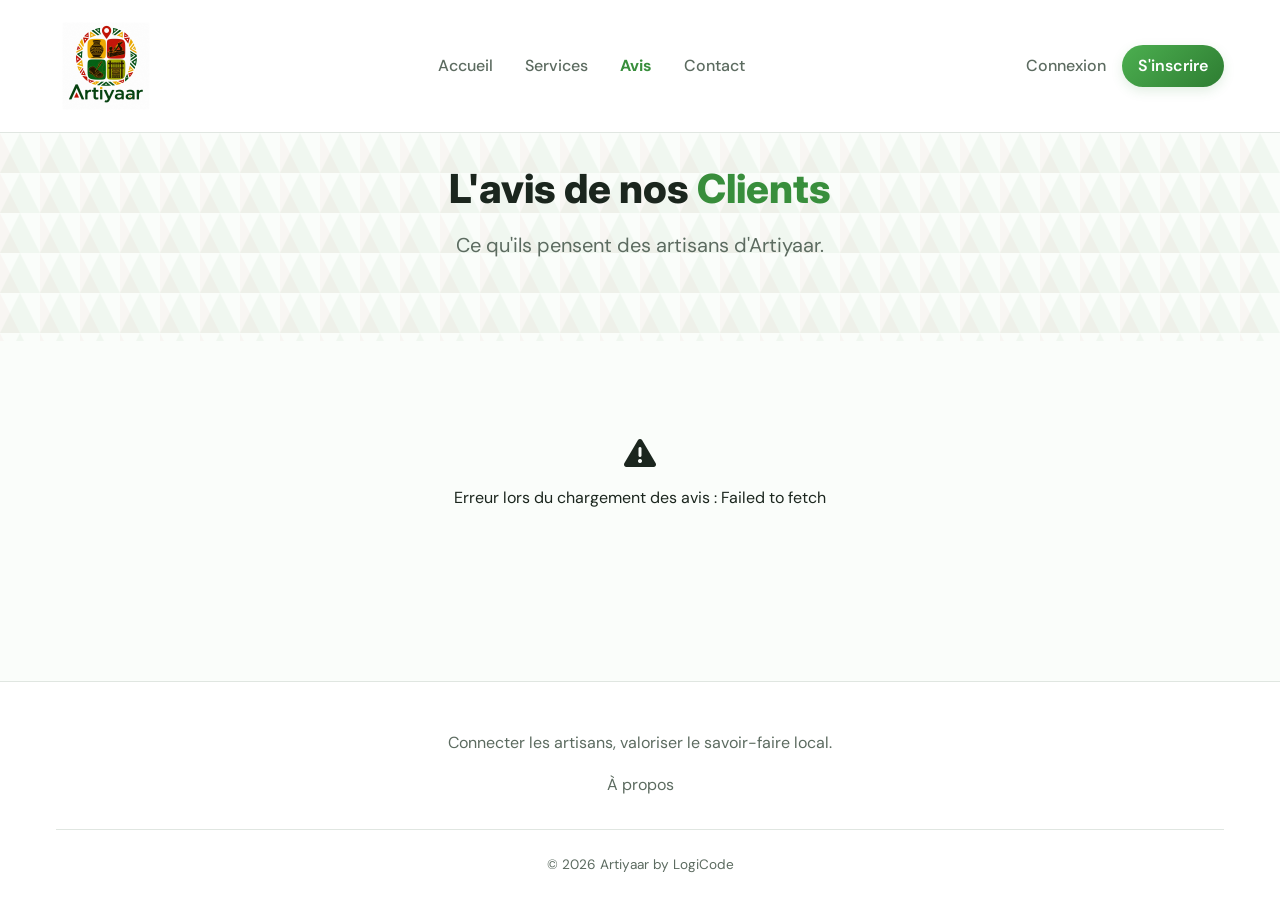
<file: frontend/avis.html>
<!DOCTYPE html>
<html lang="fr">

<head>
  <meta charset="UTF-8">
  <meta name="viewport" content="width=device-width, initial-scale=1.0">
  <title>Avis Clients - Artiyaar</title>
  <meta name="description" content="Découvrez les avis et témoignages de nos clients sur les artisans d'Artiyaar.">

  <!-- CSS -->
  <link rel="stylesheet" href="css/main.css">
  <link rel="stylesheet" href="css/components.css">
  <link rel="stylesheet" href="css/pages.css">

  <!-- FontAwesome -->
  <link rel="stylesheet" href="https://cdnjs.cloudflare.com/ajax/libs/font-awesome/6.4.0/css/all.min.css">
</head>

<body>

  <!-- Header -->
  <header class="header">
    <div class="container" style="display: flex; justify-content: space-between; align-items: center; width: 100%;">
      <a href="index.html" class="logo">
        <img src="img/logo.jpg" alt="Artiyaar Logo" style="height: 100px; object-fit: contain;">
      </a>
      
      <nav class="main-nav desktop-nav" style="display: flex; gap: 2rem; align-items: center;">
        <a href="index.html" class="nav-link" style="font-weight: 500;">Accueil</a>
        <a href="services.html" class="nav-link" style="font-weight: 500;">Services</a>
        <a href="avis.html" class="nav-link" style="font-weight: 700; color: var(--primary-color);">Avis</a>
        <a href="contact.html" class="nav-link" style="font-weight: 500;">Contact</a>
      </nav>

      <div class="nav-links desktop-nav" id="auth-links" style="display: flex; gap: 1rem; align-items: center;">
        <!-- Injected by app.js -->
      </div>
    </div>
  </header>

  <main>
    <section class="hero-section" style="padding: var(--spacing-xl) 0;">
      <div class="container">
        <h1 class="hero-title" style="font-size: 2.5rem; margin-bottom: 1rem;">
          L'avis de nos <span class="text-primary">Clients</span>
        </h1>
        <p class="hero-subtitle text-muted">Ce qu'ils pensent des artisans d'Artiyaar.</p>
      </div>
    </section>

    <section class="container" style="padding: var(--spacing-2xl) 0;">
      <div id="reviews-list" style="display: grid; grid-template-columns: repeat(auto-fill, minmax(300px, 1fr)); gap: 2rem;">
        <!-- Les avis réels de la base de données seront injectés ici par reviews.js -->
      </div>
    </section>
  </main>

  <!-- Footer -->
  <footer class="footer">
    <div class="container">
      <div class="footer-content" style="display: flex; flex-direction: column; align-items: center; text-align: center; gap: 1rem; width: 100%;">
        <p class="text-muted" style="margin: 0;">Connecter les artisans, valoriser le savoir-faire local.</p>
        <div class="footer-links" style="display: flex; justify-content: center; gap: 1.5rem;">
          <a href="#" class="text-muted">À propos</a>
        </div>
      </div>
      <div class="footer-bottom text-muted">
        &copy; 2026 Artiyaar by LogiCode
      </div>
    </div>
  </footer>

  <!-- Toast Container -->
  <div id="toast-container" class="toast-container"></div>

  <!-- JS -->
  <script src="js/storage.js"></script>
  <script src="js/app.js"></script>
  <script src="js/reviews.js"></script>
<nav class="mobile-bottom-nav">
    <a href="index.html" class="bottom-nav-item ">
      <i class="fas fa-home"></i>
      <span>Accueil</span>
    </a>
    <a href="services.html" class="bottom-nav-item ">
      <i class="fas fa-search"></i>
      <span>Services</span>
    </a>
    <a href="avis.html" class="bottom-nav-item active">
      <i class="fas fa-star"></i>
      <span>Avis</span>
    </a>
    <a href="contact.html" class="bottom-nav-item ">
      <i class="fas fa-envelope"></i>
      <span>Contact</span>
    </a>
    <a href="login.html" class="bottom-nav-item   " id="mobile-auth-link">
      <i class="fas fa-user"></i>
      <span>Profil</span>
    </a>
  </nav>
</body>

</html>
</file>
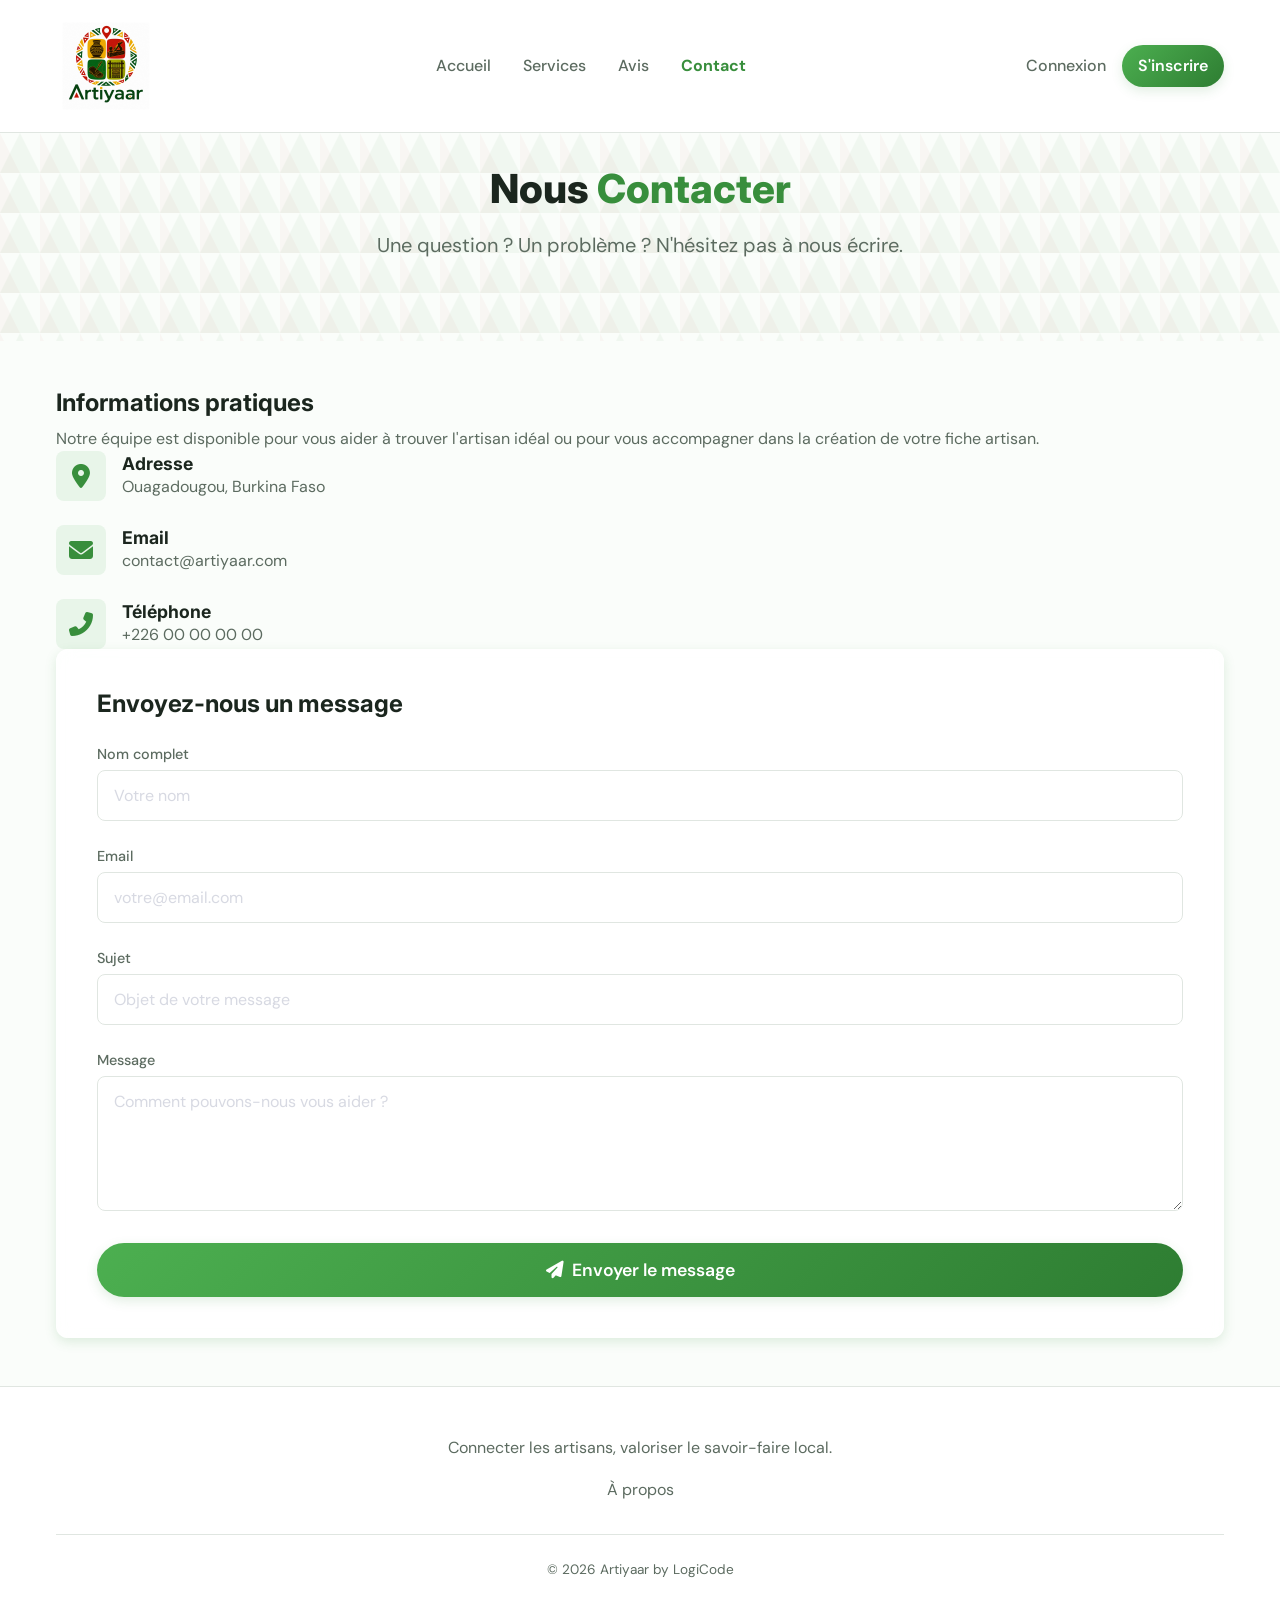
<file: frontend/contact.html>
<!DOCTYPE html>
<html lang="fr">

<head>
  <meta charset="UTF-8">
  <meta name="viewport" content="width=device-width, initial-scale=1.0">
  <title>Contact - Artiyaar</title>
  <meta name="description" content="Contactez l'équipe d'Artiyaar pour toute question ou suggestion.">

  <!-- CSS -->
  <link rel="stylesheet" href="css/main.css">
  <link rel="stylesheet" href="css/components.css">
  <link rel="stylesheet" href="css/pages.css">

  <!-- FontAwesome -->
  <link rel="stylesheet" href="https://cdnjs.cloudflare.com/ajax/libs/font-awesome/6.4.0/css/all.min.css">
</head>

<body>

  <!-- Header -->
  <header class="header">
    <div class="container" style="display: flex; justify-content: space-between; align-items: center; width: 100%;">
      <a href="index.html" class="logo">
        <img src="img/logo.jpg" alt="Artiyaar Logo" style="height: 100px; object-fit: contain;">
      </a>
      
      <nav class="main-nav desktop-nav" style="display: flex; gap: 2rem; align-items: center;">
        <a href="index.html" class="nav-link" style="font-weight: 500;">Accueil</a>
        <a href="services.html" class="nav-link" style="font-weight: 500;">Services</a>
        <a href="avis.html" class="nav-link" style="font-weight: 500;">Avis</a>
        <a href="contact.html" class="nav-link" style="font-weight: 700; color: var(--primary-color);">Contact</a>
      </nav>

      <div class="nav-links desktop-nav" id="auth-links" style="display: flex; gap: 1rem; align-items: center;">
        <!-- Injected by app.js -->
      </div>
    </div>
  </header>

  <main>
    <section class="hero-section" style="padding: var(--spacing-xl) 0;">
      <div class="container">
        <h1 class="hero-title" style="font-size: 2.5rem; margin-bottom: 1rem;">
          Nous <span class="text-primary">Contacter</span>
        </h1>
        <p class="hero-subtitle text-muted">Une question ? Un problème ? N'hésitez pas à nous écrire.</p>
      </div>
    </section>

    <section class="container" style="padding: var(--spacing-2xl) var(--spacing-md);">
      <div class="contact-grid">
        
        <!-- Contact Info -->
        <div class="contact-info">
          <h2>Informations pratiques</h2>
          <p class="text-muted">
            Notre équipe est disponible pour vous aider à trouver l'artisan idéal ou pour vous accompagner dans la création de votre fiche artisan.
          </p>
          
          <div style="display: flex; flex-direction: column; gap: 1.5rem;">
            <div style="display: flex; align-items: center; gap: 1rem;">
              <div style="width: 50px; height: 50px; border-radius: var(--radius-md); background: var(--primary-light); color: var(--primary-color); display: flex; align-items: center; justify-content: center; font-size: 1.5rem;">
                <i class="fas fa-map-marker-alt"></i>
              </div>
              <div>
                <h4 style="margin: 0; font-size: 1.1rem;">Adresse</h4>
                <p class="text-muted" style="margin: 0;">Ouagadougou, Burkina Faso</p>
              </div>
            </div>
            
            <div style="display: flex; align-items: center; gap: 1rem;">
              <div style="width: 50px; height: 50px; border-radius: var(--radius-md); background: var(--primary-light); color: var(--primary-color); display: flex; align-items: center; justify-content: center; font-size: 1.5rem;">
                <i class="fas fa-envelope"></i>
              </div>
              <div>
                <h4 style="margin: 0; font-size: 1.1rem;">Email</h4>
                <p class="text-muted" style="margin: 0;">contact@artiyaar.com</p>
              </div>
            </div>

            <div style="display: flex; align-items: center; gap: 1rem;">
              <div style="width: 50px; height: 50px; border-radius: var(--radius-md); background: var(--primary-light); color: var(--primary-color); display: flex; align-items: center; justify-content: center; font-size: 1.5rem;">
                <i class="fas fa-phone-alt"></i>
              </div>
              <div>
                <h4 style="margin: 0; font-size: 1.1rem;">Téléphone</h4>
                <p class="text-muted" style="margin: 0;">+226 00 00 00 00</p>
              </div>
            </div>
          </div>
        </div>

        <!-- Contact Form -->
        <div class="card glass-panel" style="padding: 2.5rem;">
          <h2 style="margin-bottom: 1.5rem;">Envoyez-nous un message</h2>
          <form onsubmit="event.preventDefault(); alert('Message envoyé avec succès ! Nous vous recontacterons bientôt.');">
            <div class="form-group" style="margin-bottom: 1.5rem;">
              <label class="form-label" for="name">Nom complet</label>
              <input type="text" id="name" class="form-control" placeholder="Votre nom" required>
            </div>
            
            <div class="form-group" style="margin-bottom: 1.5rem;">
              <label class="form-label" for="email">Email</label>
              <input type="email" id="email" class="form-control" placeholder="votre@email.com" required>
            </div>
            
            <div class="form-group" style="margin-bottom: 1.5rem;">
              <label class="form-label" for="subject">Sujet</label>
              <input type="text" id="subject" class="form-control" placeholder="Objet de votre message" required>
            </div>
            
            <div class="form-group" style="margin-bottom: 1.5rem;">
              <label class="form-label" for="message">Message</label>
              <textarea id="message" class="form-control" rows="5" placeholder="Comment pouvons-nous vous aider ?" required></textarea>
            </div>
            
            <button type="submit" class="btn btn-primary btn-lg" style="width: 100%;">
              <i class="fas fa-paper-plane"></i> Envoyer le message
            </button>
          </form>
        </div>

      </div>
    </section>
  </main>

  <!-- Footer -->
  <footer class="footer">
    <div class="container">
      <div class="footer-content" style="display: flex; flex-direction: column; align-items: center; text-align: center; gap: 1rem; width: 100%;">
        <p class="text-muted" style="margin: 0;">Connecter les artisans, valoriser le savoir-faire local.</p>
        <div class="footer-links" style="display: flex; justify-content: center; gap: 1.5rem;">
          <a href="#" class="text-muted">À propos</a>
        </div>
      </div>
      <div class="footer-bottom text-muted">
        &copy; 2026 Artiyaar by LogiCode
      </div>
    </div>
  </footer>

  <!-- Toast Container -->
  <div id="toast-container" class="toast-container"></div>

  <!-- JS -->
  <script src="js/storage.js"></script>
  <script src="js/app.js"></script>
<nav class="mobile-bottom-nav">
    <a href="index.html" class="bottom-nav-item ">
      <i class="fas fa-home"></i>
      <span>Accueil</span>
    </a>
    <a href="services.html" class="bottom-nav-item ">
      <i class="fas fa-search"></i>
      <span>Services</span>
    </a>
    <a href="avis.html" class="bottom-nav-item ">
      <i class="fas fa-star"></i>
      <span>Avis</span>
    </a>
    <a href="contact.html" class="bottom-nav-item active">
      <i class="fas fa-envelope"></i>
      <span>Contact</span>
    </a>
    <a href="login.html" class="bottom-nav-item   " id="mobile-auth-link">
      <i class="fas fa-user"></i>
      <span>Profil</span>
    </a>
  </nav>
</body>

</html>
</file>
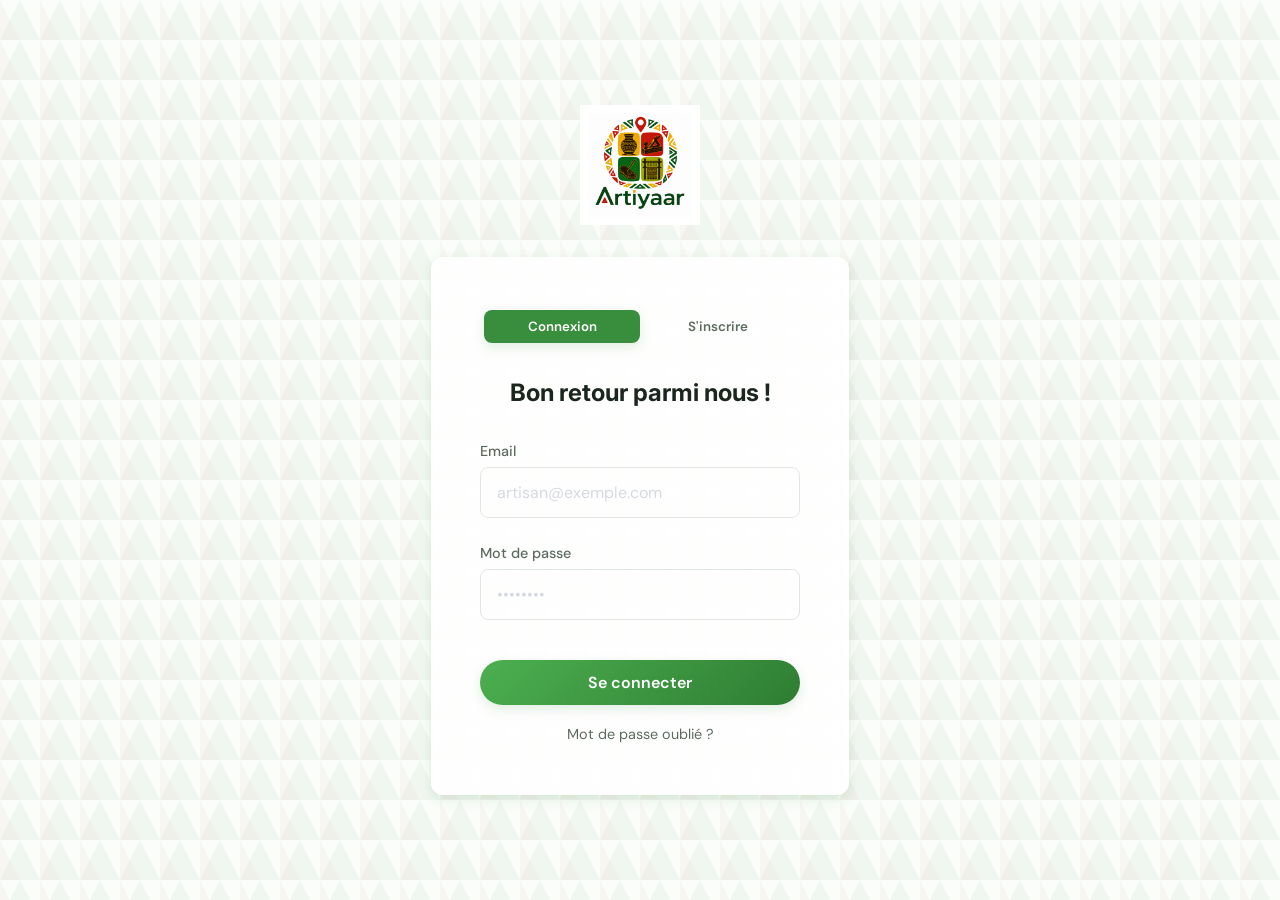
<file: frontend/login.html>
<!DOCTYPE html>
<html lang="fr">
<head>
  <meta charset="UTF-8">
  <meta name="viewport" content="width=device-width, initial-scale=1.0">
  <title>Connexion / Inscription - Artiyaar</title>
  
  <!-- CSS -->
  <link rel="stylesheet" href="css/main.css">
  <link rel="stylesheet" href="css/components.css">
  <link rel="stylesheet" href="css/pages.css">
  
  <!-- FontAwesome -->
  <link rel="stylesheet" href="https://cdnjs.cloudflare.com/ajax/libs/font-awesome/6.4.0/css/all.min.css">
</head>
<body class="auth-page">

  <div class="auth-container">
    <a href="index.html" class="logo mb-4" style="justify-content: center; display: flex; align-items: center;">
      <img src="img/logo.jpg" alt="Artiyaar Logo" style="height: 120px; object-fit: contain;">
    </a>
    
    <div class="card auth-card glass-panel">
      <div class="auth-toggle">
        <button class="auth-toggle-btn active" id="btn-login-tab" onclick="AuthUI.switchTab('login')">Connexion</button>
        <button class="auth-toggle-btn" id="btn-register-tab" onclick="AuthUI.switchTab('register')">S'inscrire</button>
      </div>

      <!-- Login Form -->
      <form id="login-form" onsubmit="AuthUI.handleLogin(event)">
        <h2 class="auth-header">Bon retour parmi nous !</h2>
        
        <div class="form-group">
          <label class="form-label" for="login-email">Email</label>
          <input type="email" id="login-email" class="form-control" placeholder="artisan@exemple.com" required>
        </div>
        
        <div class="form-group">
          <label class="form-label" for="login-password">Mot de passe</label>
          <input type="password" id="login-password" class="form-control" placeholder="••••••••" required>
        </div>
        
        <div id="login-error" class="form-error">Identifiants incorrects.</div>
        
        <button type="submit" class="btn btn-primary" style="width: 100%; margin-top: 1rem;">
          Se connecter
        </button>
        
        <div class="text-center mt-2">
          <a href="#" class="text-muted" style="font-size: 0.9rem;" onclick="AuthUI.forgotPassword(event)">Mot de passe oublié ?</a>
        </div>
      </form>

      <!-- Register Form -->
      <form id="register-form" class="hidden" onsubmit="AuthUI.handleRegister(event)">
        <h2 class="auth-header">Rejoignez la communauté</h2>
        
        <div class="form-group">
          <label class="form-label" for="reg-name">Nom complet</label>
          <input type="text" id="reg-name" class="form-control" placeholder="Issouf Kaboré" required>
        </div>
        
        <div class="form-group">
          <label class="form-label" for="reg-email">Email</label>
          <input type="email" id="reg-email" class="form-control" placeholder="email@exemple.com" required>
        </div>
        
        <div class="form-group">
          <label class="form-label" for="reg-password">Mot de passe</label>
          <input type="password" id="reg-password" class="form-control" placeholder="••••••••" required minlength="6">
        </div>

        <div class="form-group">
          <label class="form-label">Je suis :</label>
          <div style="display: flex; gap: 1rem; margin-top: 0.5rem;">
            <label style="display: flex; align-items: center; gap: 0.5rem; cursor: pointer;">
              <input type="radio" name="reg-role" value="client" checked> Un Client
            </label>
            <label style="display: flex; align-items: center; gap: 0.5rem; cursor: pointer;">
              <input type="radio" name="reg-role" value="artisan"> Un Artisan
            </label>
          </div>
        </div>
        
        <div id="register-error" class="form-error">Cet email est déjà utilisé.</div>
        
        <button type="submit" class="btn btn-primary" style="width: 100%; margin-top: 1rem;">
          Créer mon compte
        </button>
      </form>
    </div>
  </div>

  <!-- JS -->
  <script src="js/storage.js"></script>
  <script src="js/app.js"></script>
  <script src="js/auth.js"></script>
<nav class="mobile-bottom-nav">
    <a href="index.html" class="bottom-nav-item ">
      <i class="fas fa-home"></i>
      <span>Accueil</span>
    </a>
    <a href="services.html" class="bottom-nav-item ">
      <i class="fas fa-search"></i>
      <span>Services</span>
    </a>
    <a href="avis.html" class="bottom-nav-item ">
      <i class="fas fa-star"></i>
      <span>Avis</span>
    </a>
    <a href="contact.html" class="bottom-nav-item ">
      <i class="fas fa-envelope"></i>
      <span>Contact</span>
    </a>
    <a href="login.html" class="bottom-nav-item  active " id="mobile-auth-link">
      <i class="fas fa-user"></i>
      <span>Profil</span>
    </a>
  </nav>
</body>
</html>
</file>
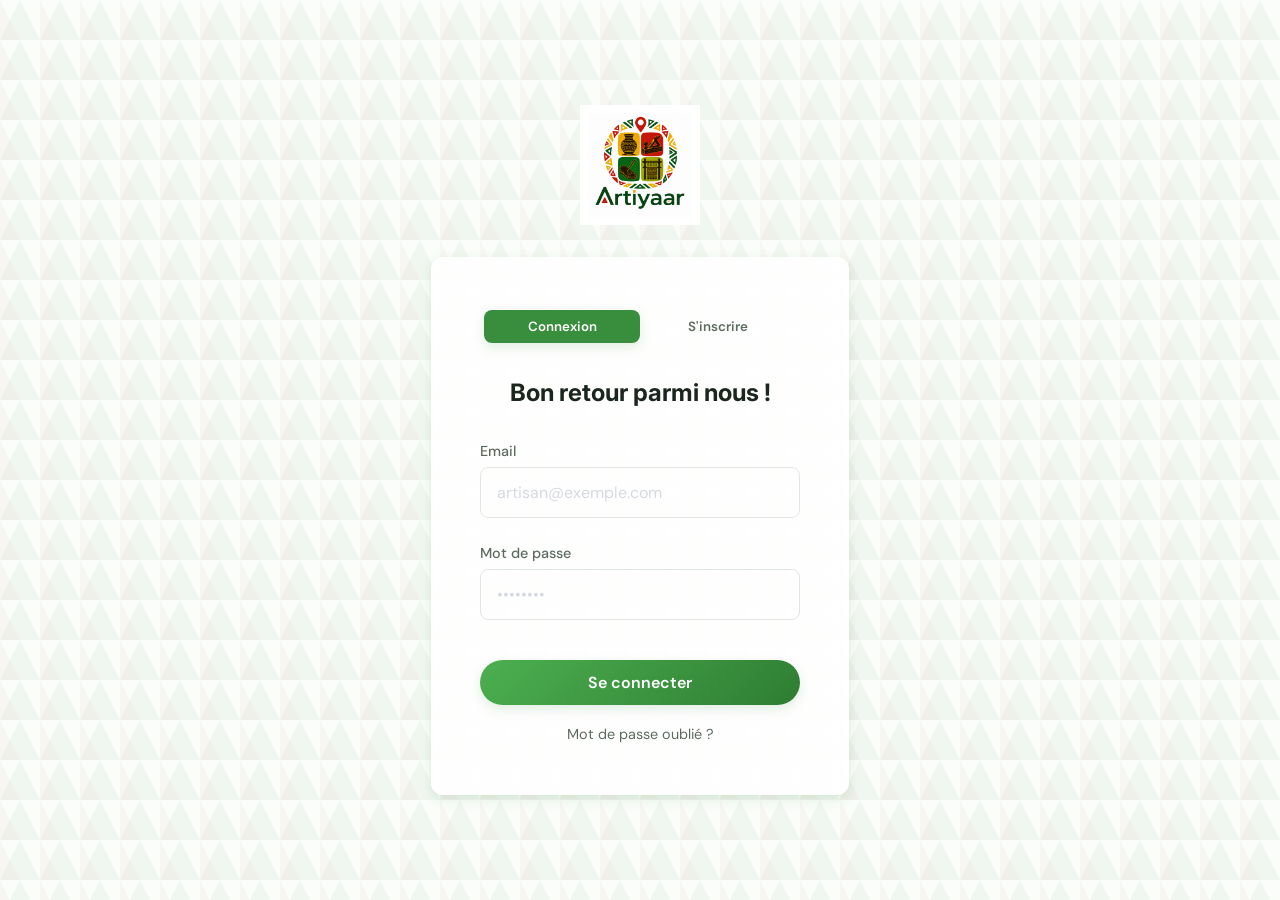
<file: frontend/profile.html>
<!DOCTYPE html>
<html lang="fr">
<head>
  <meta charset="UTF-8">
  <meta name="viewport" content="width=device-width, initial-scale=1.0">
  <title>Mon Profil - Artiyaar</title>
  <link rel="stylesheet" href="css/main.css">
  <link rel="stylesheet" href="css/components.css">
  <link rel="stylesheet" href="css/pages.css">
  <link rel="stylesheet" href="https://cdnjs.cloudflare.com/ajax/libs/font-awesome/6.4.0/css/all.min.css">
</head>
<body>
  <!-- Header -->
  <header class="header">
    <div class="container" style="display: flex; justify-content: space-between; align-items: center; width: 100%;">
      <a href="index.html" class="logo">
        <img src="img/logo.jpg" alt="Artiyaar Logo" style="height: 100px; object-fit: contain;">
      </a>
      <nav class="main-nav desktop-nav" style="display: flex; gap: 2rem; align-items: center;">
        <a href="index.html" class="nav-link">Accueil</a>
        <a href="services.html" class="nav-link">Services</a>
        <a href="avis.html" class="nav-link">Avis</a>
        <a href="contact.html" class="nav-link">Contact</a>
      </nav>
      <div class="nav-links desktop-nav" id="auth-links" style="display: flex; gap: 1rem; align-items: center;"></div>
    </div>
  </header>

  <main class="container" style="padding: var(--spacing-2xl) var(--spacing-md); max-width: 800px; margin: 0 auto; flex: 1;">
    <h1 style="margin-bottom: 2rem;"><i class="fas fa-id-card text-primary"></i> Espace <span class="text-primary">Profil</span></h1>
    
    <div class="card glass-panel" style="padding: 2.5rem; display: flex; flex-direction: column; gap: 1.5rem; margin-bottom: 2.5rem;">
      <div style="display: flex; align-items: center; gap: 1.5rem;">
        <div id="user-avatar" style="width: 70px; height: 70px; border-radius: 50%; background: var(--primary-light); color: var(--primary-color); display: flex; align-items: center; justify-content: center; font-size: 2rem; font-weight: bold;">
          C
        </div>
        <div>
          <h2 id="client-name" style="margin: 0; font-size: 1.6rem;">Chargement...</h2>
          <span class="badge badge-primary" style="font-size: 0.8rem; margin-top: 0.3rem; display: inline-block;">Citoyen / Client</span>
        </div>
      </div>
      
      <div style="border-top: 1px solid var(--border-color); padding-top: 1.5rem; display: flex; flex-direction: column; gap: 1rem;">
        <div style="display: flex; justify-content: space-between;">
          <span class="text-muted">Adresse Email</span>
          <span id="client-email" style="font-weight: 500;">...</span>
        </div>
        <div style="display: flex; justify-content: space-between;">
          <span class="text-muted">Type de compte</span>
          <span style="font-weight: 500;">Citoyen (Utilisateur de l'annuaire)</span>
        </div>
      </div>
      
      <button onclick="App.logout()" class="btn btn-outline" style="width: 100%; border-color: var(--danger); color: var(--danger); font-weight: bold; margin-top: 1rem;">
        <i class="fas fa-sign-out-alt"></i> Se déconnecter de l'application
      </button>
    </div>

    <!-- Mes avis -->
    <h2 style="margin-bottom: 1.5rem;"><i class="fas fa-comments text-primary"></i> Mes avis <span class="text-primary">publiés</span></h2>
    <div id="my-reviews-list" style="display: grid; grid-template-columns: 1fr; gap: 1.5rem;">
      <div class="text-center text-muted" style="padding: 2rem;">
        Chargement de vos avis...
      </div>
    </div>
  </main>

  <!-- Footer -->
  <footer class="footer">
    <div class="container">
      <div class="footer-content" style="display: flex; flex-direction: column; align-items: center; text-align: center; gap: 1rem; width: 100%;">
        <p class="text-muted" style="margin: 0;">Connecter les artisans, valoriser le savoir-faire local.</p>
        <div class="footer-links" style="display: flex; justify-content: center; gap: 1.5rem;">
          <a href="#" class="text-muted">À propos</a>
        </div>
      </div>
      <div class="footer-bottom text-muted">
        &copy; 2026 Artiyaar by LogiCode
      </div>
    </div>
  </footer>

  <nav class="mobile-bottom-nav">
    <a href="index.html" class="bottom-nav-item">
      <i class="fas fa-home"></i>
      <span>Accueil</span>
    </a>
    <a href="services.html" class="bottom-nav-item">
      <i class="fas fa-search"></i>
      <span>Services</span>
    </a>
    <a href="avis.html" class="bottom-nav-item">
      <i class="fas fa-star"></i>
      <span>Avis</span>
    </a>
    <a href="contact.html" class="bottom-nav-item">
      <i class="fas fa-envelope"></i>
      <span>Contact</span>
    </a>
    <a href="profile.html" class="bottom-nav-item active" id="mobile-auth-link">
      <i class="fas fa-user"></i>
      <span>Profil</span>
    </a>
  </nav>

  <div id="toast-container" class="toast-container"></div>

  <script src="js/storage.js"></script>
  <script src="js/app.js"></script>
  <script>
    document.addEventListener('DOMContentLoaded', async () => {
      const user = window.Storage.getCurrentUser();
      if (!user) {
        window.location.href = 'login.html';
        return;
      }
      
      // Setup elements
      document.getElementById('client-name').textContent = user.name;
      document.getElementById('client-email').textContent = user.email;
      document.getElementById('user-avatar').textContent = user.name.charAt(0).toUpperCase();
      
      // Load user reviews dynamically by scanning all reviews in businesses
      const reviewsList = document.getElementById('my-reviews-list');
      try {
        const businesses = await window.App.api('/api/businesses');
        const userReviews = [];
        
        businesses.forEach(b => {
          if (b.reviews) {
            b.reviews.forEach(r => {
              if (r.author_name === user.name) {
                userReviews.push({
                  ...r,
                  businessName: b.name,
                  businessId: b.id
                });
              }
            });
          }
        });
        
        if (userReviews.length === 0) {
          reviewsList.innerHTML = `
            <div class="card glass-panel text-center text-muted" style="padding: 2.5rem;">
              <i class="fas fa-comment-slash" style="font-size: 2.5rem; opacity: 0.3; margin-bottom: 1rem;"></i>
              <p>Vous n'avez pas encore publié d'avis sur la plateforme.</p>
            </div>
          `;
          return;
        }
        
        let html = '';
        userReviews.forEach(r => {
          const starsHtml = window.App.renderStars(r.rating);
          const dateStr = new Date(r.created_at).toLocaleDateString('fr-FR', {
            day: 'numeric', month: 'short', year: 'numeric'
          });
          
          let sentimentClass = 'badge-muted';
          let sentimentText = 'Neutre';
          if (r.sentiment_score > 0.6) {
            sentimentClass = 'badge-success';
            sentimentText = 'Positif';
          } else if (r.sentiment_score < 0.4) {
            sentimentClass = 'badge-danger';
            sentimentText = 'Négatif';
          }
          
          html += `
            <div class="card glass-panel" style="padding: 1.5rem; display: flex; flex-direction: column; justify-content: space-between;">
              <div>
                <div style="display: flex; justify-content: space-between; align-items: center; margin-bottom: 0.8rem;">
                  <span style="font-weight: 500; font-size: 0.9rem;" class="text-muted">Avis publié le ${dateStr}</span>
                  <span class="badge ${sentimentClass}" style="font-size: 0.75rem;"><i class="fas fa-robot"></i> IA: ${sentimentText}</span>
                </div>
                <div style="color: var(--warning); margin-bottom: 0.5rem; font-size: 0.85rem;">
                  ${starsHtml}
                </div>
                <p class="text-muted" style="font-style: italic; margin: 0;">"${r.comment}"</p>
              </div>
              <div style="margin-top: 1rem; text-align: right; border-top: 1px solid rgba(255,255,255,0.06); padding-top: 0.6rem;">
                <a href="artisan-profile.html?id=${r.businessId}" class="text-primary" style="font-size: 0.8rem; font-weight: 500;">
                  Sur la vitrine : ${r.businessName} <i class="fas fa-chevron-right" style="font-size: 0.7rem;"></i>
                </a>
              </div>
            </div>
          `;
        });
        reviewsList.innerHTML = html;
        
      } catch (e) {
        reviewsList.innerHTML = `<div class="card glass-panel text-center text-danger" style="padding: 2.5rem;">Erreur de chargement : ${e.message}</div>`;
      }
    });
  </script>
</body>
</html>
</file>
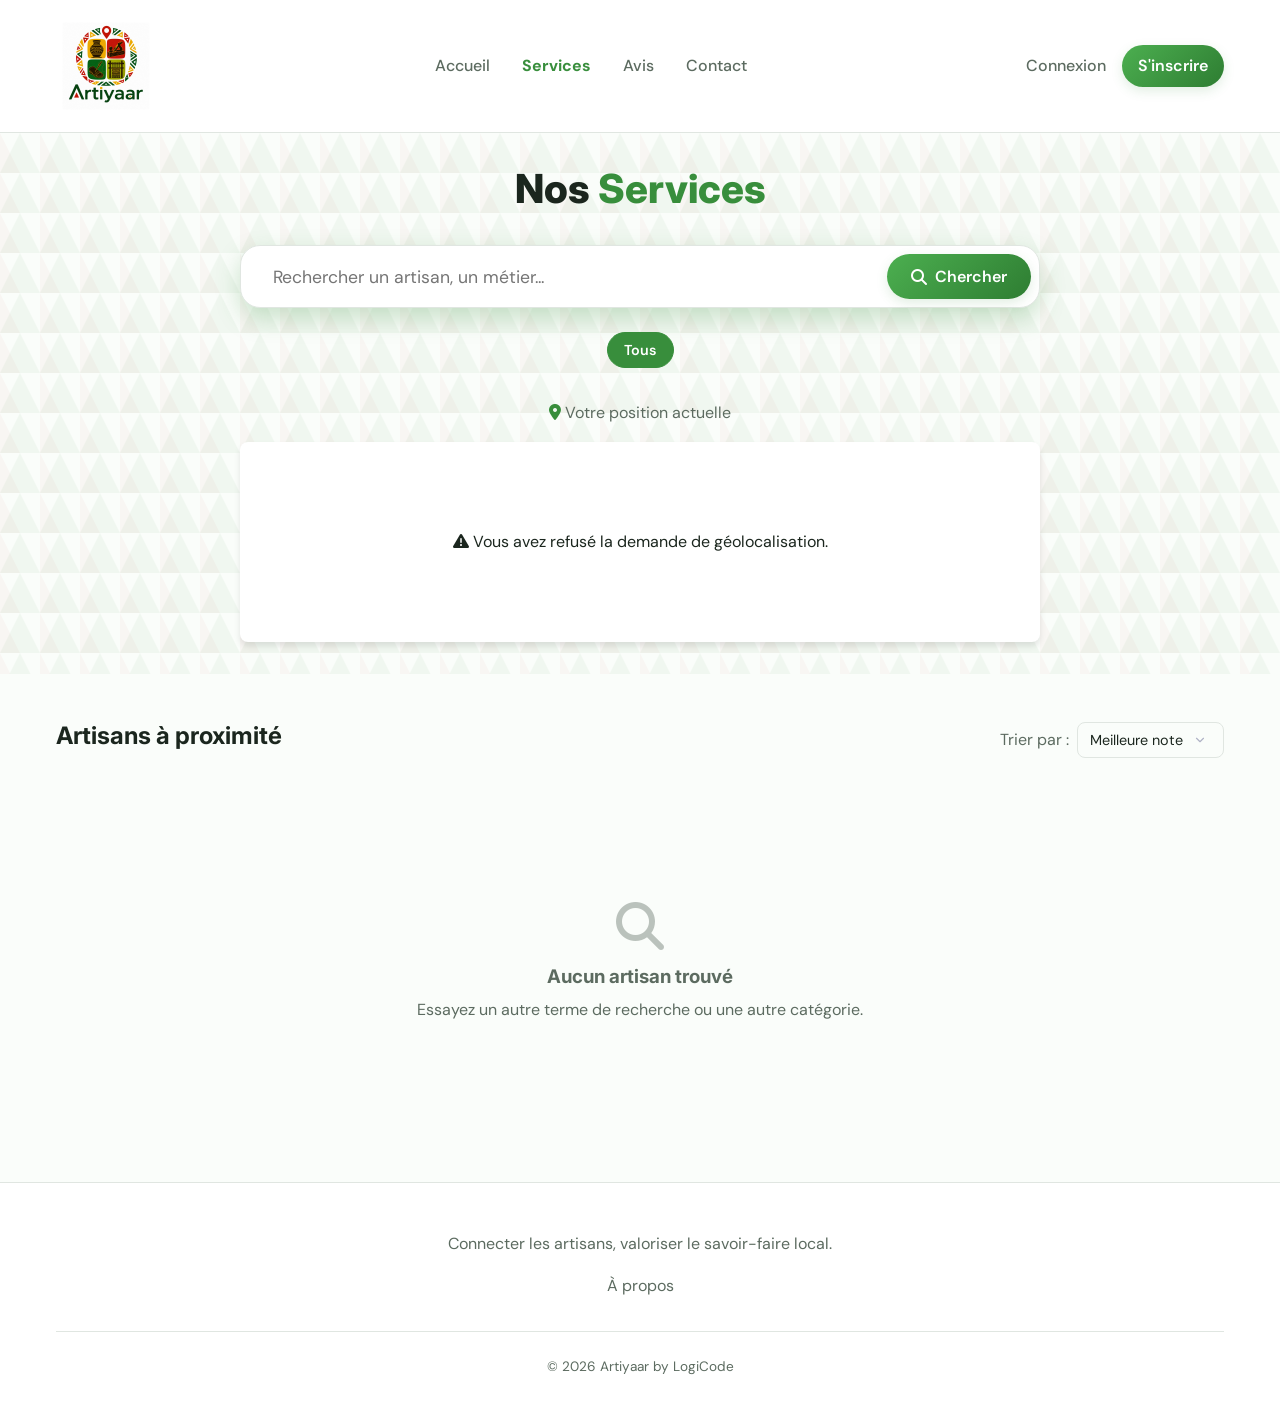
<file: frontend/services.html>
<!DOCTYPE html>
<html lang="fr">

<head>
  <meta charset="UTF-8">
  <meta name="viewport" content="width=device-width, initial-scale=1.0">
  <title>Services - Artiyaar</title>
  <meta name="description" content="Recherchez des artisans par métier, service ou localisation.">

  <!-- CSS -->
  <link rel="stylesheet" href="css/main.css">
  <link rel="stylesheet" href="css/components.css">
  <link rel="stylesheet" href="css/pages.css">

  <!-- FontAwesome -->
  <link rel="stylesheet" href="https://cdnjs.cloudflare.com/ajax/libs/font-awesome/6.4.0/css/all.min.css">
</head>

<body>

  <!-- Header -->
  <header class="header">
    <div class="container" style="display: flex; justify-content: space-between; align-items: center; width: 100%;">
      <a href="index.html" class="logo">
        <img src="img/logo.jpg" alt="Artiyaar Logo" style="height: 100px; object-fit: contain;">
      </a>
      
      <nav class="main-nav desktop-nav" style="display: flex; gap: 2rem; align-items: center;">
        <a href="index.html" class="nav-link" style="font-weight: 500;">Accueil</a>
        <a href="services.html" class="nav-link" style="font-weight: 700; color: var(--primary-color);">Services</a>
        <a href="avis.html" class="nav-link" style="font-weight: 500;">Avis</a>
        <a href="contact.html" class="nav-link" style="font-weight: 500;">Contact</a>
      </nav>

      <div class="nav-links desktop-nav" id="auth-links" style="display: flex; gap: 1rem; align-items: center;">
        <!-- Injected by app.js -->
      </div>
    </div>
  </header>

  <main>
    <!-- Search Banner -->
    <section class="hero-section" style="padding: var(--spacing-xl) 0;">
      <div class="container">
        <h1 class="hero-title" style="font-size: 2.5rem; margin-bottom: 2rem;">
          Nos <span class="text-primary">Services</span>
        </h1>
        
        <!-- Search Bar -->
        <div class="search-container">
          <div class="search-bar">
            <input type="text" id="search-input" class="search-input" placeholder="Rechercher un artisan, un métier...">
            <button class="btn btn-primary" onclick="SearchUI.search()" id="search-btn">
              <i class="fas fa-search"></i> Chercher
            </button>
          </div>

          <!-- Category Filters -->
          <div class="search-filters" id="category-filters">
            <button class="btn btn-outline filter-btn active" data-category="all" onclick="SearchUI.filterByCategory('all', this)">
              Tous
            </button>
            <!-- Populated by JS -->
          </div>
          
          <!-- Geolocation Preview -->
          <div id="geo-preview-container" style="margin-top: 2rem; text-align: center;">
            <p class="text-muted mb-2"><i class="fas fa-map-marker-alt text-primary"></i> Votre position actuelle</p>
            <div id="map-preview" style="width: 100%; height: 200px; border-radius: var(--radius-md); overflow: hidden; background: var(--bg-card); display: flex; align-items: center; justify-content: center; box-shadow: 0 4px 6px rgba(0,0,0,0.1);">
              <span class="text-muted">Détection de votre position en cours...</span>
            </div>
          </div>
        </div>
      </div>
    </section>

    <!-- Artisan Results Grid -->
    <section class="results-section">
      <div class="container">
        <div class="results-header">
          <h2 id="results-title">Artisans à proximité</h2>
          <div class="results-sort">
            <label class="text-muted" for="sort-select">Trier par :</label>
            <select id="sort-select" class="form-control" style="width: auto; display: inline-block;" onchange="SearchUI.sort(this.value)">
              <option value="rating">Meilleure note</option>
              <option value="name">Nom A-Z</option>
              <option value="recent">Plus récent</option>
            </select>
          </div>
        </div>

        <div id="artisan-results" class="artisan-grid">
          <!-- Injected by JS -->
          <div class="text-center text-muted" style="grid-column: 1 / -1; padding: 3rem;">
            <div class="loader" style="margin: 0 auto 1rem;"></div>
            Chargement des artisans...
          </div>
        </div>
      </div>
    </section>
  </main>

  <!-- Footer -->
  <footer class="footer">
    <div class="container">
      <div class="footer-content" style="display: flex; flex-direction: column; align-items: center; text-align: center; gap: 1rem; width: 100%;">
        <p class="text-muted" style="margin: 0;">Connecter les artisans, valoriser le savoir-faire local.</p>
        <div class="footer-links" style="display: flex; justify-content: center; gap: 1.5rem;">
          <a href="#" class="text-muted">À propos</a>
        </div>
      </div>
      <div class="footer-bottom text-muted">
        &copy; 2026 Artiyaar by LogiCode
      </div>
    </div>
  </footer>

  <!-- Toast Container -->
  <div id="toast-container" class="toast-container"></div>

  <!-- JS -->
  <script src="js/storage.js"></script>
  <script src="js/app.js"></script>
  <script src="js/geolocation.js"></script>
  <script src="js/search.js"></script>
  <script>
    document.addEventListener('DOMContentLoaded', () => {
      const mapPreview = document.getElementById('map-preview');
      if (mapPreview && window.Geolocation) {
        Geolocation.captureLocation((result) => {
          if (result.success) {
            // Load an iframe with OpenStreetMap or Google Maps
            const lat = result.lat;
            const lng = result.lng;
            mapPreview.innerHTML = `<iframe width="100%" height="100%" frameborder="0" style="border:0;" src="https://maps.google.com/maps?q=${lat},${lng}&z=14&output=embed" allowfullscreen></iframe>`;
          } else {
            mapPreview.innerHTML = `<span class="text-danger"><i class="fas fa-exclamation-triangle"></i> ${result.error}</span>`;
          }
        });
      }
    });
  </script>
<nav class="mobile-bottom-nav">
    <a href="index.html" class="bottom-nav-item ">
      <i class="fas fa-home"></i>
      <span>Accueil</span>
    </a>
    <a href="services.html" class="bottom-nav-item active">
      <i class="fas fa-search"></i>
      <span>Services</span>
    </a>
    <a href="avis.html" class="bottom-nav-item ">
      <i class="fas fa-star"></i>
      <span>Avis</span>
    </a>
    <a href="contact.html" class="bottom-nav-item ">
      <i class="fas fa-envelope"></i>
      <span>Contact</span>
    </a>
    <a href="login.html" class="bottom-nav-item   " id="mobile-auth-link">
      <i class="fas fa-user"></i>
      <span>Profil</span>
    </a>
  </nav>
</body>

</html>
</file>
<file: css/main.css>
@import url('https://fonts.googleapis.com/css2?family=DM+Sans:wght@400;500;700&family=Inter:wght@400;500;600;700;800&display=swap');

:root {
  /* Colors */
  --primary-color: #388e3c; /* Green from logo */
  --primary-hover: #2e7d32;
  --primary-light: #e8f5e9;
  --primary-gradient: linear-gradient(135deg, #4caf50, #2e7d32);
  
  --bg-dark: #fafdfa; /* Pure white with tiniest hint of green */
  --bg-card: #ffffff; 
  --bg-card-hover: #f1f8f1;
  
  --text-main: #1b261e; 
  --text-muted: #5c6b60;
  
  --success: #10b981;
  --danger: #d32f2f; /* Red from logo */
  --warning: #fbc02d; /* Yellow from logo */
  
  --border-color: #e0e6e1;
  --glass-bg: rgba(255, 255, 255, 0.95);
  
  /* Shadows */
  --shadow-sm: 0 2px 4px rgba(56, 142, 60, 0.08);
  --shadow-md: 0 4px 12px rgba(56, 142, 60, 0.15);
  --shadow-lg: 0 10px 25px rgba(56, 142, 60, 0.25);
  --shadow-glow: 0 0 20px rgba(56, 142, 60, 0.4);
  
  /* Typography */
  --font-heading: 'Inter', sans-serif;
  --font-body: 'DM Sans', sans-serif;
  
  /* Spacing */
  --spacing-xs: 0.25rem;
  --spacing-sm: 0.5rem;
  --spacing-md: 1rem;
  --spacing-lg: 1.5rem;
  --spacing-xl: 2rem;
  --spacing-2xl: 3rem;
  
  /* Border Radius */
  --radius-sm: 4px;
  --radius-md: 8px;
  --radius-lg: 12px;
  --radius-xl: 20px;
  --radius-round: 50%;
  
  /* Transitions */
  --transition-fast: 0.2s ease;
  --transition-normal: 0.3s ease;
}

/* Reset & Base Styles */
* {
  margin: 0;
  padding: 0;
  box-sizing: border-box;
}

body {
  font-family: var(--font-body);
  background-color: var(--bg-dark);
  color: var(--text-main);
  line-height: 1.6;
  -webkit-font-smoothing: antialiased;
  -moz-osx-font-smoothing: grayscale;
  min-height: 100vh;
  display: flex;
  flex-direction: column;
}

h1, h2, h3, h4, h5, h6 {
  font-family: var(--font-heading);
  font-weight: 700;
  line-height: 1.2;
  margin-bottom: var(--spacing-sm);
  color: var(--text-main);
}

a {
  color: var(--primary-color);
  text-decoration: none;
  transition: color var(--transition-fast);
}

a:hover {
  color: var(--primary-hover);
}

img {
  max-width: 100%;
  height: auto;
  display: block;
}

ul {
  list-style: none;
}

button, input, select, textarea {
  font-family: inherit;
  color: inherit;
}

/* Utilities */
.container {
  width: 100%;
  max-width: 1200px;
  margin: 0 auto;
  padding: 0 var(--spacing-md);
}

.text-center { text-align: center; }
.text-primary { color: var(--primary-color); }
.text-muted { color: var(--text-muted); }

.mt-1 { margin-top: var(--spacing-sm); }
.mt-2 { margin-top: var(--spacing-md); }
.mt-3 { margin-top: var(--spacing-lg); }
.mt-4 { margin-top: var(--spacing-xl); }
.mt-5 { margin-top: var(--spacing-2xl); }

.mb-1 { margin-bottom: var(--spacing-sm); }
.mb-2 { margin-bottom: var(--spacing-md); }
.mb-3 { margin-bottom: var(--spacing-lg); }
.mb-4 { margin-bottom: var(--spacing-xl); }
.mb-5 { margin-bottom: var(--spacing-2xl); }

.hidden { display: none !important; }
</file>
<file: css/components.css>
/* --- Buttons --- */
.btn {
  display: inline-flex;
  align-items: center;
  justify-content: center;
  gap: var(--spacing-sm);
  padding: 0.75rem 1.5rem;
  border-radius: 50px; /* Pill shape from the image */
  font-weight: 600;
  cursor: pointer;
  border: none;
  transition: all var(--transition-fast);
  text-decoration: none;
  font-size: 1rem;
}

.btn:disabled {
  opacity: 0.6;
  cursor: not-allowed;
}

.btn-primary {
  background: var(--primary-gradient);
  color: white;
  box-shadow: var(--shadow-md);
}

.btn-primary:hover:not(:disabled) {
  background: var(--primary-gradient);
  transform: translateY(-2px);
  box-shadow: var(--shadow-glow);
}

.btn-secondary {
  background-color: transparent;
  color: var(--primary-color);
  border: 1px solid var(--primary-color);
}

.btn-secondary:hover:not(:disabled) {
  background-color: var(--primary-light);
}

.btn-outline {
  background-color: transparent;
  color: var(--text-main);
  border: 1px solid var(--border-color);
}

.btn-outline:hover:not(:disabled) {
  background-color: rgba(255, 255, 255, 0.05);
  border-color: var(--text-muted);
}

.btn-icon {
  padding: 0.5rem;
  border-radius: var(--radius-round);
  width: 40px;
  height: 40px;
  display: inline-flex;
  align-items: center;
  justify-content: center;
}

/* --- Cards --- */
.card {
  background-color: var(--bg-card);
  border-radius: var(--radius-lg);
  border: 1px solid var(--border-color);
  padding: var(--spacing-lg);
  transition: transform var(--transition-normal), box-shadow var(--transition-normal), border-color var(--transition-normal);
  box-shadow: var(--shadow-sm); 
}

.card:hover {
  transform: translateY(-3px);
  box-shadow: var(--shadow-lg); 
  border-color: var(--primary-color);
}

.glass-panel {
  background: rgba(255, 255, 255, 0.85); /* Slightly transparent white */
  backdrop-filter: blur(10px);
  -webkit-backdrop-filter: blur(10px);
  border-radius: var(--radius-lg);
  border: 1px solid rgba(255, 255, 255, 0.5);
  box-shadow: var(--shadow-md);
}

/* --- Forms --- */
.form-group {
  margin-bottom: var(--spacing-lg);
}

.form-label {
  display: block;
  margin-bottom: var(--spacing-xs);
  font-weight: 500;
  color: var(--text-muted);
  font-size: 0.9rem;
}

.form-control {
  width: 100%;
  padding: 0.875rem 1rem;
  background-color: rgba(255, 255, 255, 0.05);
  border: 1px solid var(--border-color);
  border-radius: var(--radius-md);
  color: var(--text-main);
  font-size: 1rem;
  transition: border-color var(--transition-fast), background-color var(--transition-fast);
}

.form-control:focus {
  outline: none;
  border-color: var(--primary-color);
  background-color: rgba(255, 255, 255, 0.08);
}

.form-control::placeholder {
  color: rgba(176, 179, 198, 0.5);
}

select.form-control {
  appearance: none;
  background-image: url("data:image/svg+xml;charset=UTF-8,%3csvg xmlns='http://www.w3.org/2000/svg' viewBox='0 0 24 24' fill='none' stroke='%23B0B3C6' stroke-width='2' stroke-linecap='round' stroke-linejoin='round'%3e%3cpolyline points='6 9 12 15 18 9'%3e%3c/polyline%3e%3c/svg%3e");
  background-repeat: no-repeat;
  background-position: right 1rem center;
  background-size: 1em;
  padding-right: 2.5rem;
}

select.form-control option {
  background-color: var(--bg-card);
  color: var(--text-main);
}

.form-error {
  color: var(--danger);
  font-size: 0.85rem;
  margin-top: var(--spacing-xs);
  display: none;
}

.form-error.visible {
  display: block;
  animation: fadeIn 0.3s ease;
}

/* --- Badges & Tags --- */
.badge {
  display: inline-block;
  padding: 0.25rem 0.75rem;
  border-radius: 20px;
  font-size: 0.85rem;
  font-weight: 600;
  background-color: rgba(255, 255, 255, 0.1);
}

.badge-primary {
  background-color: var(--primary-light);
  color: var(--primary-color);
}

.badge-success {
  background-color: rgba(0, 200, 83, 0.15);
  color: var(--success);
}

/* --- Navigation/Header --- */
.header {
  background: rgba(255, 255, 255, 0.95); /* White background */
  backdrop-filter: blur(10px);
  -webkit-backdrop-filter: blur(10px);
  position: sticky;
  top: 0;
  z-index: 100;
  border-bottom: 1px solid var(--border-color);
  padding: var(--spacing-md) 0;
}

.header .container {
  display: flex;
  justify-content: space-between;
  align-items: center;
}

.logo {
  font-family: var(--font-heading);
  font-size: 1.5rem;
  font-weight: 800;
  color: var(--text-main);
  text-decoration: none;
  display: flex;
  align-items: center;
  gap: 0.5rem;
}

.logo span {
  color: var(--primary-color);
}

.nav-links {
  display: flex;
  gap: var(--spacing-lg);
  align-items: center;
}

.nav-link {
  color: var(--text-muted);
  font-weight: 500;
}

.nav-link:hover, .nav-link.active {
  color: var(--primary-color);
}

/* --- Modal --- */
.modal-overlay {
  position: fixed;
  top: 0;
  left: 0;
  right: 0;
  bottom: 0;
  background-color: rgba(0, 0, 0, 0.7);
  backdrop-filter: blur(5px);
  display: flex;
  align-items: center;
  justify-content: center;
  z-index: 1000;
  opacity: 0;
  visibility: hidden;
  transition: all var(--transition-normal);
}

.modal-overlay.active {
  opacity: 1;
  visibility: visible;
}

.modal {
  background-color: var(--bg-card);
  border-radius: var(--radius-lg);
  border: 1px solid var(--border-color);
  width: 90%;
  max-width: 500px;
  max-height: 90vh;
  overflow-y: auto;
  transform: translateY(20px);
  transition: transform var(--transition-normal);
  position: relative;
}

.modal-overlay.active .modal {
  transform: translateY(0);
}

.modal-header {
  padding: var(--spacing-lg);
  border-bottom: 1px solid var(--border-color);
  display: flex;
  justify-content: space-between;
  align-items: center;
}

.modal-title {
  margin: 0;
  font-size: 1.25rem;
}

.modal-close {
  background: transparent;
  border: none;
  color: var(--text-muted);
  font-size: 1.5rem;
  cursor: pointer;
  transition: color var(--transition-fast);
}

.modal-close:hover {
  color: var(--text-main);
}

.modal-body {
  padding: var(--spacing-lg);
}

.modal-footer {
  padding: var(--spacing-lg);
  border-top: 1px solid var(--border-color);
  display: flex;
  justify-content: flex-end;
  gap: var(--spacing-md);
}

/* --- Loader --- */
.loader {
  border: 3px solid rgba(255, 255, 255, 0.1);
  border-top: 3px solid var(--primary-color);
  border-radius: 50%;
  width: 24px;
  height: 24px;
  animation: spin 1s linear infinite;
}

/* --- Animations --- */
@keyframes spin {
  0% { transform: rotate(0deg); }
  100% { transform: rotate(360deg); }
}

@keyframes fadeIn {
  from { opacity: 0; transform: translateY(-10px); }
  to { opacity: 1; transform: translateY(0); }
}

/* --- Mobile Responsive (Bottom Nav Bar) --- */
.mobile-bottom-nav {
  display: none;
}

@media (max-width: 768px) {
  /* Hide desktop top nav */
  .desktop-nav {
    display: none !important;
  }
  
  /* Show mobile bottom nav */
  .mobile-bottom-nav {
    display: flex;
    position: fixed;
    bottom: 0;
    left: 0;
    width: 100%;
    background: var(--bg-card);
    box-shadow: 0 -4px 15px rgba(0, 0, 0, 0.1);
    justify-content: space-around;
    padding: 0.75rem 0;
    padding-bottom: calc(0.75rem + env(safe-area-inset-bottom));
    z-index: 9999;
    border-top: 1px solid var(--border-color);
  }
  
  .bottom-nav-item {
    display: flex;
    flex-direction: column;
    align-items: center;
    color: var(--text-muted);
    text-decoration: none;
    font-size: 0.75rem;
    gap: 0.4rem;
    font-weight: 500;
  }
  
  .bottom-nav-item i {
    font-size: 1.25rem;
    transition: transform var(--transition-fast);
  }
  
  .bottom-nav-item.active {
    color: var(--primary-color);
    font-weight: 700;
  }
  
  .bottom-nav-item:hover i {
    transform: translateY(-2px);
  }
  
  /* Prevent content from hiding behind bottom nav */
  body {
    padding-bottom: 70px;
  }
}

/* --- Splash Screen --- */
.splash-screen {
  position: fixed;
  top: 0;
  left: 0;
  width: 100%;
  height: 100%;
  background-color: #ffffff;
  display: flex;
  justify-content: center;
  align-items: center;
  z-index: 999999; /* Higher than anything else */
  opacity: 1;
  visibility: visible;
  transition: opacity 0.4s ease, visibility 0.4s ease;
}

.splash-screen.fade-out {
  opacity: 0;
  visibility: hidden;
}

.splash-content {
  display: flex;
  flex-direction: column;
  align-items: center;
  gap: 1.5rem;
  text-align: center;
}

.splash-logo-wrapper {
  position: relative;
  width: 120px;
  height: 120px;
  display: flex;
  justify-content: center;
  align-items: center;
}

.splash-logo {
  width: 100px;
  height: 100px;
  object-fit: contain;
  animation: splashFloat 2s infinite ease-in-out;
}

.splash-loader-circle {
  position: absolute;
  top: 0;
  left: 0;
  width: 120px;
  height: 120px;
  border: 3px solid transparent;
  border-top-color: var(--primary-color);
  border-bottom-color: var(--primary-color);
  border-radius: 50%;
  animation: splashSpin 1.5s linear infinite;
}

.splash-text {
  font-family: var(--font-heading);
  font-size: 1.25rem;
  font-weight: 700;
  color: var(--primary-color);
  letter-spacing: 1px;
  animation: splashPulseText 1.5s infinite ease-in-out;
}

@keyframes splashFloat {
  0%, 100% {
    transform: translateY(0) scale(1);
  }
  50% {
    transform: translateY(-8px) scale(1.05);
  }
}

@keyframes splashSpin {
  0% {
    transform: rotate(0deg);
  }
  100% {
    transform: rotate(360deg);
  }
}

@keyframes splashPulseText {
  0%, 100% {
    opacity: 0.6;
  }
  50% {
    opacity: 1;
  }
}
</file>
<file: css/pages.css>
/* --- Page Layouts --- */

main {
  flex: 1;
}

/* --- Landing Page / Search --- */
.hero-section {
  padding: var(--spacing-2xl) 0;
  text-align: center;
  background-color: var(--bg-dark);
  background-image: url("data:image/svg+xml,%3Csvg width='40' height='40' viewBox='0 0 40 40' xmlns='http://www.w3.org/2000/svg'%3E%3Cpath d='M20 0L40 40H0z' fill='%23388e3c' fill-opacity='0.05'/%3E%3Cpath d='M0 0L20 40H-20z' fill='%23d32f2f' fill-opacity='0.03'/%3E%3C/svg%3E");
}

.hero-title {
  font-size: clamp(2.5rem, 5vw, 4rem);
  font-weight: 800;
  margin-bottom: var(--spacing-md);
  color: var(--text-main);
}

.hero-subtitle {
  font-size: 1.25rem;
  color: var(--text-muted);
  max-width: 600px;
  margin: 0 auto var(--spacing-2xl);
}

.search-container {
  max-width: 800px;
  margin: 0 auto;
}

.search-bar {
  display: flex;
  background: var(--bg-card);
  border: 1px solid var(--border-color);
  border-radius: var(--radius-xl);
  padding: 0.5rem;
  box-shadow: var(--shadow-lg);
  backdrop-filter: blur(10px);
  margin-bottom: var(--spacing-lg);
}

.search-input {
  flex: 1;
  background: transparent;
  border: none;
  padding: 0 1.5rem;
  color: var(--text-main);
  font-size: 1.1rem;
}

.search-input:focus {
  outline: none;
}

.search-filters {
  display: flex;
  gap: var(--spacing-md);
  justify-content: center;
  flex-wrap: wrap;
}

.artisan-grid {
  display: grid;
  grid-template-columns: repeat(auto-fill, minmax(300px, 1fr));
  gap: var(--spacing-lg);
  padding: var(--spacing-2xl) 0;
}

.artisan-card .card-img {
  width: 100%;
  height: 200px;
  object-fit: cover;
  border-radius: var(--radius-md) var(--radius-md) 0 0;
  margin: calc(var(--spacing-lg) * -1) calc(var(--spacing-lg) * -1) var(--spacing-md) calc(var(--spacing-lg) * -1);
}

.artisan-card-header {
  display: flex;
  justify-content: space-between;
  align-items: flex-start;
  margin-bottom: var(--spacing-sm);
}

.artisan-name {
  font-size: 1.25rem;
  margin: 0;
}

.artisan-rating {
  display: flex;
  align-items: center;
  gap: 0.25rem;
  color: var(--warning);
  font-weight: 600;
}

.artisan-meta {
  display: flex;
  align-items: center;
  gap: var(--spacing-md);
  color: var(--text-muted);
  font-size: 0.9rem;
  margin-bottom: var(--spacing-md);
}

.artisan-meta i {
  color: var(--primary-color);
}

/* --- Auth Page (Login/Register) --- */
.auth-page {
  display: flex;
  align-items: center;
  justify-content: center;
  min-height: 100vh;
  background-color: var(--bg-dark);
  background-image: url("data:image/svg+xml,%3Csvg width='40' height='40' viewBox='0 0 40 40' xmlns='http://www.w3.org/2000/svg'%3E%3Cpath d='M20 0L40 40H0z' fill='%23388e3c' fill-opacity='0.05'/%3E%3Cpath d='M0 0L20 40H-20z' fill='%23d32f2f' fill-opacity='0.03'/%3E%3C/svg%3E");
}

.auth-container {
  width: 100%;
  max-width: 450px;
  padding: var(--spacing-md);
}

.auth-card {
  padding: var(--spacing-2xl);
  position: relative;
  overflow: hidden;
}

.auth-header {
  text-align: center;
  margin-bottom: var(--spacing-xl);
}

.auth-toggle {
  display: flex;
  background: rgba(255, 255, 255, 0.05);
  border-radius: var(--radius-lg);
  padding: 0.25rem;
  margin-bottom: var(--spacing-xl);
}

.auth-toggle-btn {
  flex: 1;
  background: transparent;
  border: none;
  padding: 0.5rem;
  color: var(--text-muted);
  border-radius: var(--radius-md);
  font-weight: 600;
  cursor: pointer;
  transition: all var(--transition-fast);
}

.auth-toggle-btn.active {
  background: var(--primary-color);
  color: white;
  box-shadow: var(--shadow-md);
}

/* --- Dashboard --- */
.dashboard-layout {
  display: flex;
  min-height: calc(100vh - 73px);
  /* Minus header height */
}

.sidebar {
  width: 250px;
  background: var(--bg-card);
  border-right: 1px solid var(--border-color);
  padding: var(--spacing-lg);
  display: flex;
  flex-direction: column;
}

.sidebar-nav {
  display: flex;
  flex-direction: column;
  gap: var(--spacing-sm);
  margin-top: var(--spacing-xl);
}

.sidebar-link {
  display: flex;
  align-items: center;
  gap: var(--spacing-sm);
  padding: 0.75rem 1rem;
  color: var(--text-muted);
  border-radius: var(--radius-md);
  transition: all var(--transition-fast);
}

.sidebar-link:hover,
.sidebar-link.active {
  background: rgba(56, 142, 60, 0.1);
  color: var(--primary-color);
}

.dashboard-content {
  flex: 1;
  padding: var(--spacing-2xl);
  overflow-y: auto;
}

.dashboard-header {
  display: flex;
  justify-content: space-between;
  align-items: center;
  margin-bottom: var(--spacing-2xl);
}

/* Image Upload Area */
.upload-area {
  border: 2px dashed var(--border-color);
  border-radius: var(--radius-lg);
  padding: var(--spacing-xl);
  text-align: center;
  cursor: pointer;
  transition: all var(--transition-fast);
  background: rgba(255, 255, 255, 0.02);
}

.upload-area:hover,
.upload-area.dragover {
  border-color: var(--primary-color);
  background: rgba(255, 107, 0, 0.05);
}

.upload-icon {
  font-size: 2.5rem;
  color: var(--primary-color);
  margin-bottom: var(--spacing-sm);
}

.preview-grid {
  display: grid;
  grid-template-columns: repeat(auto-fill, minmax(100px, 1fr));
  gap: var(--spacing-md);
  margin-top: var(--spacing-md);
}

.preview-item {
  position: relative;
  border-radius: var(--radius-md);
  overflow: hidden;
  aspect-ratio: 1;
}

.preview-item img {
  width: 100%;
  height: 100%;
  object-fit: cover;
}

.remove-preview {
  position: absolute;
  top: 5px;
  right: 5px;
  background: rgba(0, 0, 0, 0.7);
  color: white;
  border: none;
  border-radius: 50%;
  width: 24px;
  height: 24px;
  cursor: pointer;
  display: flex;
  align-items: center;
  justify-content: center;
}

/* --- Filter Buttons --- */
.filter-btn {
  font-size: 0.9rem;
  padding: 0.5rem 1rem;
  position: relative;
  overflow: hidden;
}

.filter-btn.active {
  background-color: var(--primary-color);
  color: white;
  border-color: var(--primary-color);
}

.filter-count {
  display: inline-flex;
  align-items: center;
  justify-content: center;
  background: rgba(255, 255, 255, 0.2);
  border-radius: 10px;
  padding: 0 6px;
  font-size: 0.75rem;
  margin-left: 4px;
  min-width: 20px;
  height: 20px;
}

/* Card image placeholder */
.card-img-placeholder {
  width: calc(100% + calc(var(--spacing-lg) * 2));
  height: 200px;
  background: linear-gradient(135deg, rgba(255, 107, 0, 0.08), rgba(255, 107, 0, 0.02));
  border-radius: var(--radius-md) var(--radius-md) 0 0;
  margin: calc(var(--spacing-lg) * -1) calc(var(--spacing-lg) * -1) var(--spacing-md) calc(var(--spacing-lg) * -1);
  display: flex;
  align-items: center;
  justify-content: center;
  font-size: 3rem;
  color: rgba(255, 107, 0, 0.3);
}

.artisan-desc {
  font-size: 0.9rem;
  line-height: 1.5;
  margin-bottom: var(--spacing-md);
}

/* --- Stats Bar --- */
.stats-bar {
  padding: var(--spacing-xl) 0;
  border-bottom: 1px solid var(--border-color);
  background: var(--bg-card);
}

.stats-grid {
  display: flex;
  justify-content: center;
  gap: var(--spacing-2xl);
  flex-wrap: wrap;
}

.stat-item {
  display: flex;
  align-items: center;
  gap: var(--spacing-md);
}

.stat-icon {
  font-size: 1.5rem;
  color: var(--primary-color);
  width: 48px;
  height: 48px;
  display: flex !important;
  align-items: center !important;
  justify-content: center !important;
  background: var(--primary-light);
  border-radius: var(--radius-lg);
  flex-shrink: 0;
}

.stat-content {
  display: flex;
  flex-direction: column;
}

.stat-number {
  font-family: var(--font-heading);
  font-size: 1.5rem;
  font-weight: 800;
  color: var(--text-main);
  line-height: 1;
}

.stat-label {
  font-size: 0.85rem;
  color: var(--text-muted);
}

/* --- Results Section --- */
.results-section {
  padding: var(--spacing-2xl) 0;
}

.results-header {
  display: flex;
  justify-content: space-between;
  align-items: center;
  margin-bottom: var(--spacing-xl);
  flex-wrap: wrap;
  gap: var(--spacing-md);
}

.results-sort {
  display: flex;
  align-items: center;
  gap: var(--spacing-sm);
}

.results-sort .form-control {
  padding: 0.5rem 2.5rem 0.5rem 0.75rem;
  font-size: 0.9rem;
}

.empty-state {
  text-align: center;
  padding: 4rem var(--spacing-md);
}

/* Artisan cards on landing page - flex column for button at bottom */
.artisan-grid .artisan-card {
  display: flex;
  flex-direction: column;
}

/* --- CTA Section --- */
.cta-section {
  padding: var(--spacing-2xl) 0;
}

.cta-card {
  display: flex;
  align-items: center;
  gap: var(--spacing-2xl);
  padding: var(--spacing-2xl) !important;
  background: linear-gradient(135deg, #fefcf8 0%, #f4eedc 100%) !important;
  /* Beige background */
  border: 1px solid #e8dfc9 !important;
  position: relative;
  overflow: hidden;
}

.cta-card::before {
  content: '';
  position: absolute;
  top: -50%;
  right: -20%;
  width: 400px;
  height: 400px;
  background: radial-gradient(circle, rgba(56, 142, 60, 0.08) 0%, transparent 70%);
  border-radius: 50%;
  pointer-events: none;
}

.cta-content {
  flex: 1;
}

.cta-content h2 {
  font-size: 2rem;
  margin-bottom: var(--spacing-sm);
}

.cta-content p {
  margin-bottom: var(--spacing-lg);
  font-size: 1.1rem;
}

.btn-lg {
  padding: 1rem 2rem;
  font-size: 1.1rem;
}

.cta-features {
  display: grid;
  grid-template-columns: 1fr 1fr;
  gap: var(--spacing-lg);
}

.cta-feature {
  display: flex;
  align-items: center;
  gap: var(--spacing-sm);
  font-weight: 500;
  white-space: nowrap;
}

.cta-feature i {
  font-size: 1.2rem;
}

/* --- Footer --- */
.footer {
  background: var(--bg-card);
  border-top: 1px solid var(--border-color);
  padding: var(--spacing-2xl) 0 var(--spacing-lg);
  margin-top: auto;
}

.footer-content {
  display: flex;
  flex-direction: column;
  align-items: center;
  text-align: center;
  margin-bottom: var(--spacing-xl);
  gap: var(--spacing-md);
}

.footer-brand .logo,
.footer-links a:nth-child(2),
.footer-links a:nth-child(3) {
  display: none !important;
}

.footer-links {
  display: flex;
  gap: var(--spacing-lg);
  justify-content: center;
}

.footer-links a:hover {
  color: var(--primary-color);
}

.footer-bottom {
  text-align: center;
  font-size: 0.85rem;
  padding-top: var(--spacing-lg);
  border-top: 1px solid var(--border-color);
}

/* --- Artisan Profile Page --- */
.back-link {
  display: inline-flex;
  align-items: center;
  gap: var(--spacing-sm);
  color: var(--text-muted);
  margin-bottom: var(--spacing-lg);
  font-weight: 500;
  transition: color var(--transition-fast);
}

.back-link:hover {
  color: var(--primary-color);
}

.profile-layout {
  display: grid;
  grid-template-columns: 1.2fr 1fr;
  gap: var(--spacing-2xl);
  padding: var(--spacing-xl) 0 var(--spacing-2xl);
}

.profile-gallery {
  border-radius: var(--radius-lg);
  overflow: hidden;
}

.gallery-main {
  width: 100%;
  aspect-ratio: 4 / 3;
  overflow: hidden;
  border-radius: var(--radius-lg);
  background: var(--bg-card);
}

.gallery-main img {
  width: 100%;
  height: 100%;
  object-fit: cover;
  transition: transform var(--transition-normal);
}

.gallery-main img:hover {
  transform: scale(1.03);
}

.gallery-thumbs {
  display: flex;
  gap: var(--spacing-sm);
  margin-top: var(--spacing-sm);
}

.gallery-thumb {
  width: 72px;
  height: 72px;
  border-radius: var(--radius-md);
  object-fit: cover;
  cursor: pointer;
  border: 2px solid transparent;
  opacity: 0.6;
  transition: all var(--transition-fast);
}

.gallery-thumb:hover,
.gallery-thumb.active {
  opacity: 1;
  border-color: var(--primary-color);
}

.gallery-placeholder {
  width: 100%;
  aspect-ratio: 4 / 3;
  background: linear-gradient(135deg, rgba(56, 142, 60, 0.08), rgba(56, 142, 60, 0.02));
  border-radius: var(--radius-lg);
  display: flex;
  flex-direction: column;
  align-items: center;
  justify-content: center;
  gap: var(--spacing-md);
  font-size: 4rem;
  color: rgba(56, 142, 60, 0.25);
}

.gallery-placeholder span {
  font-size: 1rem;
  color: var(--text-muted);
}

.profile-info-card {
  padding: var(--spacing-2xl) !important;
}

.profile-info-card:hover {
  transform: none;
}

.profile-name {
  font-size: 1.75rem;
  margin-bottom: var(--spacing-sm);
}

.profile-rating {
  display: flex;
  align-items: center;
  gap: var(--spacing-md);
}

.profile-rating .stars {
  color: var(--warning);
  font-size: 1.1rem;
}

.profile-description h3 {
  font-size: 1rem;
  margin-bottom: var(--spacing-sm);
}

.profile-details {
  display: flex;
  flex-direction: column;
  gap: var(--spacing-sm);
}

.profile-detail-item {
  display: flex;
  align-items: center;
  gap: var(--spacing-sm);
  font-size: 0.9rem;
}

.text-success {
  color: var(--success);
}

/* --- Reviews --- */
.reviews-section {
  padding-bottom: var(--spacing-2xl);
}

.reviews-header {
  margin-bottom: var(--spacing-xl);
}

.review-card {
  padding: var(--spacing-lg) !important;
}

.review-card:hover {
  transform: none;
  box-shadow: none;
}

.review-header {
  display: flex;
  justify-content: space-between;
  align-items: flex-start;
  margin-bottom: var(--spacing-md);
}

.review-author {
  display: flex;
  align-items: center;
  gap: var(--spacing-sm);
}

.review-avatar {
  width: 40px;
  height: 40px;
  border-radius: var(--radius-round);
  background: linear-gradient(135deg, var(--primary-color), var(--primary-hover));
  color: white;
  display: flex;
  align-items: center;
  justify-content: center;
  font-weight: 700;
  font-size: 1.1rem;
}

.review-date {
  font-size: 0.8rem;
}

.review-stars {
  color: var(--warning);
  font-size: 0.9rem;
}

.review-text {
  color: var(--text-muted);
  line-height: 1.6;
}

.star-rating-input {
  display: flex;
  gap: var(--spacing-xs);
}

.star-rating-input i {
  font-size: 1.5rem;
  color: var(--text-muted);
  cursor: pointer;
  transition: transform var(--transition-fast), color var(--transition-fast);
}

.star-rating-input i:hover {
  transform: scale(1.2);
  color: var(--warning);
}

/* --- Toast Notifications --- */
.toast-container {
  position: fixed;
  top: 80px;
  right: var(--spacing-lg);
  z-index: 2000;
  display: flex;
  flex-direction: column;
  gap: var(--spacing-sm);
  pointer-events: none;
}

.toast {
  pointer-events: auto;
  display: flex;
  align-items: center;
  gap: var(--spacing-md);
  padding: 0.875rem 1.25rem;
  border-radius: var(--radius-md);
  background: var(--bg-card);
  border: 1px solid var(--border-color);
  box-shadow: 0 10px 30px rgba(0, 0, 0, 0.4);
  backdrop-filter: blur(16px);
  -webkit-backdrop-filter: blur(16px);
  min-width: 280px;
  max-width: 420px;
  animation: toastSlideIn 0.4s cubic-bezier(0.22, 1, 0.36, 1);
  font-size: 0.95rem;
}

.toast.toast-exit {
  animation: toastSlideOut 0.3s ease forwards;
}

.toast-success {
  border-left: 3px solid var(--success);
}

.toast-error {
  border-left: 3px solid var(--danger);
}

.toast-warning {
  border-left: 3px solid var(--warning);
}

.toast-icon {
  font-size: 1.2rem;
  flex-shrink: 0;
}

.toast-success .toast-icon {
  color: var(--success);
}

.toast-error .toast-icon {
  color: var(--danger);
}

.toast-warning .toast-icon {
  color: var(--warning);
}

.toast-message {
  flex: 1;
}

.toast-close {
  background: none;
  border: none;
  color: var(--text-muted);
  cursor: pointer;
  padding: 4px;
  font-size: 0.9rem;
  flex-shrink: 0;
  transition: color var(--transition-fast);
}

.toast-close:hover {
  color: var(--text-main);
}

/* --- Animations --- */
@keyframes fadeSlideUp {
  from {
    opacity: 0;
    transform: translateY(30px);
  }

  to {
    opacity: 1;
    transform: translateY(0);
  }
}

@keyframes toastSlideIn {
  from {
    opacity: 0;
    transform: translateX(100px);
  }

  to {
    opacity: 1;
    transform: translateX(0);
  }
}

@keyframes toastSlideOut {
  from {
    opacity: 1;
    transform: translateX(0);
  }

  to {
    opacity: 0;
    transform: translateX(100px);
  }
}

@keyframes pulseGlow {

  0%,
  100% {
    box-shadow: 0 0 0 0 rgba(56, 142, 60, 0.3);
  }

  50% {
    box-shadow: 0 0 20px 5px rgba(56, 142, 60, 0.15);
  }
}

/* --- Responsive adjustments --- */
@media (max-width: 768px) {
  .dashboard-layout {
    flex-direction: column;
  }

  .sidebar {
    width: 100%;
    border-right: none;
    border-bottom: 1px solid var(--border-color);
  }

  .sidebar-nav {
    display: none;
    /* Hidden on mobile as it's replaced by bottom nav */
  }

  .search-bar {
    flex-direction: column;
    border-radius: var(--radius-md);
    padding: var(--spacing-sm);
  }

  .search-input {
    margin-bottom: var(--spacing-sm);
    padding: 0.5rem;
  }

  .search-bar .btn {
    width: 100%;
  }

  .stats-grid {
    gap: var(--spacing-lg);
  }

  .cta-card {
    flex-direction: column;
    text-align: center;
  }

  .cta-features {
    grid-template-columns: 1fr;
    gap: var(--spacing-md);
  }

  .cta-feature {
    justify-content: center;
  }

  .profile-layout {
    grid-template-columns: 1fr;
  }

  .results-header {
    flex-direction: column;
    align-items: flex-start;
  }
}

  /* --- Mobile Responsive (Non-intrusive) --- */
  @media (max-width: 768px) {

    /* Override inline style for contact grid */
    section.container>div[style*="grid-template-columns: 1fr 1fr"] {
      grid-template-columns: 1fr !important;
    }
  }

  .contact-grid {
    display: grid;
    grid-template-columns: 1fr 1fr;
    gap: 3rem;
    align-items: flex-start;
  }

  @media (max-width: 768px) {
    .contact-grid {
      grid-template-columns: 1fr;
      gap: 2rem;
    }
    
    .contact-info {
      text-align: center;
      padding: 0 1rem;
    }
    
    .contact-info-title {
      font-size: 1.5rem !important;
    }
    
    .contact-info-desc {
      font-size: 0.95rem !important;
    }
    
    .contact-detail {
      justify-content: center;
      text-align: left;
    }
  }
</file>
<file: frontend/css/main.css>
@import url('https://fonts.googleapis.com/css2?family=DM+Sans:wght@400;500;700&family=Inter:wght@400;500;600;700;800&display=swap');

:root {
  /* Colors */
  --primary-color: #388e3c; /* Green from logo */
  --primary-hover: #2e7d32;
  --primary-light: #e8f5e9;
  --primary-gradient: linear-gradient(135deg, #4caf50, #2e7d32);
  
  --bg-dark: #fafdfa; /* Pure white with tiniest hint of green */
  --bg-card: #ffffff; 
  --bg-card-hover: #f1f8f1;
  
  --text-main: #1b261e; 
  --text-muted: #5c6b60;
  
  --success: #10b981;
  --danger: #d32f2f; /* Red from logo */
  --warning: #fbc02d; /* Yellow from logo */
  
  --border-color: #e0e6e1;
  --glass-bg: rgba(255, 255, 255, 0.95);
  
  /* Shadows */
  --shadow-sm: 0 2px 4px rgba(56, 142, 60, 0.08);
  --shadow-md: 0 4px 12px rgba(56, 142, 60, 0.15);
  --shadow-lg: 0 10px 25px rgba(56, 142, 60, 0.25);
  --shadow-glow: 0 0 20px rgba(56, 142, 60, 0.4);
  
  /* Typography */
  --font-heading: 'Inter', sans-serif;
  --font-body: 'DM Sans', sans-serif;
  
  /* Spacing */
  --spacing-xs: 0.25rem;
  --spacing-sm: 0.5rem;
  --spacing-md: 1rem;
  --spacing-lg: 1.5rem;
  --spacing-xl: 2rem;
  --spacing-2xl: 3rem;
  
  /* Border Radius */
  --radius-sm: 4px;
  --radius-md: 8px;
  --radius-lg: 12px;
  --radius-xl: 20px;
  --radius-round: 50%;
  
  /* Transitions */
  --transition-fast: 0.2s ease;
  --transition-normal: 0.3s ease;
}

/* Reset & Base Styles */
* {
  margin: 0;
  padding: 0;
  box-sizing: border-box;
}

body {
  font-family: var(--font-body);
  background-color: var(--bg-dark);
  color: var(--text-main);
  line-height: 1.6;
  -webkit-font-smoothing: antialiased;
  -moz-osx-font-smoothing: grayscale;
  min-height: 100vh;
  display: flex;
  flex-direction: column;
}

h1, h2, h3, h4, h5, h6 {
  font-family: var(--font-heading);
  font-weight: 700;
  line-height: 1.2;
  margin-bottom: var(--spacing-sm);
  color: var(--text-main);
}

a {
  color: var(--primary-color);
  text-decoration: none;
  transition: color var(--transition-fast);
}

a:hover {
  color: var(--primary-hover);
}

img {
  max-width: 100%;
  height: auto;
  display: block;
}

ul {
  list-style: none;
}

button, input, select, textarea {
  font-family: inherit;
  color: inherit;
}

/* Utilities */
.container {
  width: 100%;
  max-width: 1200px;
  margin: 0 auto;
  padding: 0 var(--spacing-md);
}

.text-center { text-align: center; }
.text-primary { color: var(--primary-color); }
.text-muted { color: var(--text-muted); }

.mt-1 { margin-top: var(--spacing-sm); }
.mt-2 { margin-top: var(--spacing-md); }
.mt-3 { margin-top: var(--spacing-lg); }
.mt-4 { margin-top: var(--spacing-xl); }
.mt-5 { margin-top: var(--spacing-2xl); }

.mb-1 { margin-bottom: var(--spacing-sm); }
.mb-2 { margin-bottom: var(--spacing-md); }
.mb-3 { margin-bottom: var(--spacing-lg); }
.mb-4 { margin-bottom: var(--spacing-xl); }
.mb-5 { margin-bottom: var(--spacing-2xl); }

.hidden { display: none !important; }
</file>
<file: frontend/css/components.css>
/* --- Buttons --- */
.btn {
  display: inline-flex;
  align-items: center;
  justify-content: center;
  gap: var(--spacing-sm);
  padding: 0.75rem 1.5rem;
  border-radius: 50px; /* Pill shape from the image */
  font-weight: 600;
  cursor: pointer;
  border: none;
  transition: all var(--transition-fast);
  text-decoration: none;
  font-size: 1rem;
}

.btn:disabled {
  opacity: 0.6;
  cursor: not-allowed;
}

.btn-primary {
  background: var(--primary-gradient);
  color: white;
  box-shadow: var(--shadow-md);
}

.btn-primary:hover:not(:disabled) {
  background: var(--primary-gradient);
  transform: translateY(-2px);
  box-shadow: var(--shadow-glow);
}

.btn-secondary {
  background-color: transparent;
  color: var(--primary-color);
  border: 1px solid var(--primary-color);
}

.btn-secondary:hover:not(:disabled) {
  background-color: var(--primary-light);
}

.btn-outline {
  background-color: transparent;
  color: var(--text-main);
  border: 1px solid var(--border-color);
}

.btn-outline:hover:not(:disabled) {
  background-color: rgba(255, 255, 255, 0.05);
  border-color: var(--text-muted);
}

.btn-icon {
  padding: 0.5rem;
  border-radius: var(--radius-round);
  width: 40px;
  height: 40px;
  display: inline-flex;
  align-items: center;
  justify-content: center;
}

/* --- Cards --- */
.card {
  background-color: var(--bg-card);
  border-radius: var(--radius-lg);
  border: 1px solid var(--border-color);
  padding: var(--spacing-lg);
  transition: transform var(--transition-normal), box-shadow var(--transition-normal), border-color var(--transition-normal);
  box-shadow: var(--shadow-sm); 
}

.card:hover {
  transform: translateY(-3px);
  box-shadow: var(--shadow-lg); 
  border-color: var(--primary-color);
}

.glass-panel {
  background: rgba(255, 255, 255, 0.85); /* Slightly transparent white */
  backdrop-filter: blur(10px);
  -webkit-backdrop-filter: blur(10px);
  border-radius: var(--radius-lg);
  border: 1px solid rgba(255, 255, 255, 0.5);
  box-shadow: var(--shadow-md);
}

/* --- Forms --- */
.form-group {
  margin-bottom: var(--spacing-lg);
}

.form-label {
  display: block;
  margin-bottom: var(--spacing-xs);
  font-weight: 500;
  color: var(--text-muted);
  font-size: 0.9rem;
}

.form-control {
  width: 100%;
  padding: 0.875rem 1rem;
  background-color: rgba(255, 255, 255, 0.05);
  border: 1px solid var(--border-color);
  border-radius: var(--radius-md);
  color: var(--text-main);
  font-size: 1rem;
  transition: border-color var(--transition-fast), background-color var(--transition-fast);
}

.form-control:focus {
  outline: none;
  border-color: var(--primary-color);
  background-color: rgba(255, 255, 255, 0.08);
}

.form-control::placeholder {
  color: rgba(176, 179, 198, 0.5);
}

select.form-control {
  appearance: none;
  background-image: url("data:image/svg+xml;charset=UTF-8,%3csvg xmlns='http://www.w3.org/2000/svg' viewBox='0 0 24 24' fill='none' stroke='%23B0B3C6' stroke-width='2' stroke-linecap='round' stroke-linejoin='round'%3e%3cpolyline points='6 9 12 15 18 9'%3e%3c/polyline%3e%3c/svg%3e");
  background-repeat: no-repeat;
  background-position: right 1rem center;
  background-size: 1em;
  padding-right: 2.5rem;
}

select.form-control option {
  background-color: var(--bg-card);
  color: var(--text-main);
}

.form-error {
  color: var(--danger);
  font-size: 0.85rem;
  margin-top: var(--spacing-xs);
  display: none;
}

.form-error.visible {
  display: block;
  animation: fadeIn 0.3s ease;
}

/* --- Badges & Tags --- */
.badge {
  display: inline-block;
  padding: 0.25rem 0.75rem;
  border-radius: 20px;
  font-size: 0.85rem;
  font-weight: 600;
  background-color: rgba(255, 255, 255, 0.1);
}

.badge-primary {
  background-color: var(--primary-light);
  color: var(--primary-color);
}

.badge-success {
  background-color: rgba(0, 200, 83, 0.15);
  color: var(--success);
}

/* --- Navigation/Header --- */
.header {
  background: rgba(255, 255, 255, 0.95); /* White background */
  backdrop-filter: blur(10px);
  -webkit-backdrop-filter: blur(10px);
  position: sticky;
  top: 0;
  z-index: 100;
  border-bottom: 1px solid var(--border-color);
  padding: var(--spacing-md) 0;
}

.header .container {
  display: flex;
  justify-content: space-between;
  align-items: center;
}

.logo {
  font-family: var(--font-heading);
  font-size: 1.5rem;
  font-weight: 800;
  color: var(--text-main);
  text-decoration: none;
  display: flex;
  align-items: center;
  gap: 0.5rem;
}

.logo span {
  color: var(--primary-color);
}

.nav-links {
  display: flex;
  gap: var(--spacing-lg);
  align-items: center;
}

.nav-link {
  color: var(--text-muted);
  font-weight: 500;
}

.nav-link:hover, .nav-link.active {
  color: var(--primary-color);
}

/* --- Modal --- */
.modal-overlay {
  position: fixed;
  top: 0;
  left: 0;
  right: 0;
  bottom: 0;
  background-color: rgba(0, 0, 0, 0.7);
  backdrop-filter: blur(5px);
  display: flex;
  align-items: center;
  justify-content: center;
  z-index: 1000;
  opacity: 0;
  visibility: hidden;
  transition: all var(--transition-normal);
}

.modal-overlay.active {
  opacity: 1;
  visibility: visible;
}

.modal {
  background-color: var(--bg-card);
  border-radius: var(--radius-lg);
  border: 1px solid var(--border-color);
  width: 90%;
  max-width: 500px;
  max-height: 90vh;
  overflow-y: auto;
  transform: translateY(20px);
  transition: transform var(--transition-normal);
  position: relative;
}

.modal-overlay.active .modal {
  transform: translateY(0);
}

.modal-header {
  padding: var(--spacing-lg);
  border-bottom: 1px solid var(--border-color);
  display: flex;
  justify-content: space-between;
  align-items: center;
}

.modal-title {
  margin: 0;
  font-size: 1.25rem;
}

.modal-close {
  background: transparent;
  border: none;
  color: var(--text-muted);
  font-size: 1.5rem;
  cursor: pointer;
  transition: color var(--transition-fast);
}

.modal-close:hover {
  color: var(--text-main);
}

.modal-body {
  padding: var(--spacing-lg);
}

.modal-footer {
  padding: var(--spacing-lg);
  border-top: 1px solid var(--border-color);
  display: flex;
  justify-content: flex-end;
  gap: var(--spacing-md);
}

/* --- Loader --- */
.loader {
  border: 3px solid rgba(255, 255, 255, 0.1);
  border-top: 3px solid var(--primary-color);
  border-radius: 50%;
  width: 24px;
  height: 24px;
  animation: spin 1s linear infinite;
}

/* --- Animations --- */
@keyframes spin {
  0% { transform: rotate(0deg); }
  100% { transform: rotate(360deg); }
}

@keyframes fadeIn {
  from { opacity: 0; transform: translateY(-10px); }
  to { opacity: 1; transform: translateY(0); }
}

/* --- Mobile Responsive (Bottom Nav Bar) --- */
.mobile-bottom-nav {
  display: none;
}

@media (max-width: 768px) {
  /* Hide desktop top nav */
  .desktop-nav {
    display: none !important;
  }
  
  /* Show mobile bottom nav */
  .mobile-bottom-nav {
    display: flex;
    position: fixed;
    bottom: 0;
    left: 0;
    width: 100%;
    background: var(--bg-card);
    box-shadow: 0 -4px 15px rgba(0, 0, 0, 0.1);
    justify-content: space-around;
    padding: 0.75rem 0;
    padding-bottom: calc(0.75rem + env(safe-area-inset-bottom));
    z-index: 9999;
    border-top: 1px solid var(--border-color);
  }
  
  .bottom-nav-item {
    display: flex;
    flex-direction: column;
    align-items: center;
    color: var(--text-muted);
    text-decoration: none;
    font-size: 0.75rem;
    gap: 0.4rem;
    font-weight: 500;
  }
  
  .bottom-nav-item i {
    font-size: 1.25rem;
    transition: transform var(--transition-fast);
  }
  
  .bottom-nav-item.active {
    color: var(--primary-color);
    font-weight: 700;
  }
  
  .bottom-nav-item:hover i {
    transform: translateY(-2px);
  }
  
  /* Prevent content from hiding behind bottom nav */
  body {
    padding-bottom: 70px;
  }
}
</file>
<file: frontend/css/pages.css>
/* --- Page Layouts --- */

main {
  flex: 1;
}

/* --- Landing Page / Search --- */
.hero-section {
  padding: var(--spacing-2xl) 0;
  text-align: center;
  background-color: var(--bg-dark);
  background-image: url("data:image/svg+xml,%3Csvg width='40' height='40' viewBox='0 0 40 40' xmlns='http://www.w3.org/2000/svg'%3E%3Cpath d='M20 0L40 40H0z' fill='%23388e3c' fill-opacity='0.05'/%3E%3Cpath d='M0 0L20 40H-20z' fill='%23d32f2f' fill-opacity='0.03'/%3E%3C/svg%3E");
}

.hero-title {
  font-size: clamp(2.5rem, 5vw, 4rem);
  font-weight: 800;
  margin-bottom: var(--spacing-md);
  color: var(--text-main);
}

.hero-subtitle {
  font-size: 1.25rem;
  color: var(--text-muted);
  max-width: 600px;
  margin: 0 auto var(--spacing-2xl);
}

.search-container {
  max-width: 800px;
  margin: 0 auto;
}

.search-bar {
  display: flex;
  background: var(--bg-card);
  border: 1px solid var(--border-color);
  border-radius: var(--radius-xl);
  padding: 0.5rem;
  box-shadow: var(--shadow-lg);
  backdrop-filter: blur(10px);
  margin-bottom: var(--spacing-lg);
}

.search-input {
  flex: 1;
  background: transparent;
  border: none;
  padding: 0 1.5rem;
  color: var(--text-main);
  font-size: 1.1rem;
}

.search-input:focus {
  outline: none;
}

.search-filters {
  display: flex;
  gap: var(--spacing-md);
  justify-content: center;
  flex-wrap: wrap;
}

.artisan-grid {
  display: grid;
  grid-template-columns: repeat(auto-fill, minmax(300px, 1fr));
  gap: var(--spacing-lg);
  padding: var(--spacing-2xl) 0;
}

.artisan-card .card-img {
  width: 100%;
  max-width: 100%;
  height: 200px;
  object-fit: cover;
  border-radius: var(--radius-md);
  margin-bottom: var(--spacing-md);
  align-self: center;
}

.artisan-card-header {
  display: flex;
  justify-content: space-between;
  align-items: flex-start;
  margin-bottom: var(--spacing-sm);
}

.artisan-name {
  font-size: 1.25rem;
  margin: 0;
}

.artisan-rating {
  display: flex;
  align-items: center;
  gap: 0.25rem;
  color: var(--warning);
  font-weight: 600;
}

.artisan-meta {
  display: flex;
  align-items: center;
  gap: var(--spacing-md);
  color: var(--text-muted);
  font-size: 0.9rem;
  margin-bottom: var(--spacing-md);
}

.artisan-meta i {
  color: var(--primary-color);
}

/* --- Auth Page (Login/Register) --- */
.auth-page {
  display: flex;
  align-items: center;
  justify-content: center;
  min-height: 100vh;
  background-color: var(--bg-dark);
  background-image: url("data:image/svg+xml,%3Csvg width='40' height='40' viewBox='0 0 40 40' xmlns='http://www.w3.org/2000/svg'%3E%3Cpath d='M20 0L40 40H0z' fill='%23388e3c' fill-opacity='0.05'/%3E%3Cpath d='M0 0L20 40H-20z' fill='%23d32f2f' fill-opacity='0.03'/%3E%3C/svg%3E");
}

.auth-container {
  width: 100%;
  max-width: 450px;
  padding: var(--spacing-md);
}

.auth-card {
  padding: var(--spacing-2xl);
  position: relative;
  overflow: hidden;
}

.auth-header {
  text-align: center;
  margin-bottom: var(--spacing-xl);
}

.auth-toggle {
  display: flex;
  background: rgba(255, 255, 255, 0.05);
  border-radius: var(--radius-lg);
  padding: 0.25rem;
  margin-bottom: var(--spacing-xl);
}

.auth-toggle-btn {
  flex: 1;
  background: transparent;
  border: none;
  padding: 0.5rem;
  color: var(--text-muted);
  border-radius: var(--radius-md);
  font-weight: 600;
  cursor: pointer;
  transition: all var(--transition-fast);
}

.auth-toggle-btn.active {
  background: var(--primary-color);
  color: white;
  box-shadow: var(--shadow-md);
}

/* --- Dashboard --- */
.dashboard-layout {
  display: flex;
  min-height: calc(100vh - 73px); /* Minus header height */
}

.sidebar {
  width: 250px;
  background: var(--bg-card);
  border-right: 1px solid var(--border-color);
  padding: var(--spacing-lg);
  display: flex;
  flex-direction: column;
}

.sidebar-nav {
  display: flex;
  flex-direction: column;
  gap: var(--spacing-sm);
  margin-top: var(--spacing-xl);
}

.sidebar-link {
  display: flex;
  align-items: center;
  gap: var(--spacing-sm);
  padding: 0.75rem 1rem;
  color: var(--text-muted);
  border-radius: var(--radius-md);
  transition: all var(--transition-fast);
}

.sidebar-link:hover, .sidebar-link.active {
  background: rgba(56, 142, 60, 0.1);
  color: var(--primary-color);
}

.dashboard-content {
  flex: 1;
  padding: var(--spacing-2xl);
  overflow-y: auto;
}

.dashboard-header {
  display: flex;
  justify-content: space-between;
  align-items: center;
  margin-bottom: var(--spacing-2xl);
}

/* Image Upload Area */
.upload-area {
  border: 2px dashed var(--border-color);
  border-radius: var(--radius-lg);
  padding: var(--spacing-xl);
  text-align: center;
  cursor: pointer;
  transition: all var(--transition-fast);
  background: rgba(255, 255, 255, 0.02);
}

.upload-area:hover, .upload-area.dragover {
  border-color: var(--primary-color);
  background: rgba(255, 107, 0, 0.05);
}

.upload-icon {
  font-size: 2.5rem;
  color: var(--primary-color);
  margin-bottom: var(--spacing-sm);
}

.preview-grid {
  display: grid;
  grid-template-columns: repeat(auto-fill, minmax(100px, 1fr));
  gap: var(--spacing-md);
  margin-top: var(--spacing-md);
}

.preview-item {
  position: relative;
  border-radius: var(--radius-md);
  overflow: hidden;
  aspect-ratio: 1;
}

.preview-item img {
  width: 100%;
  height: 100%;
  object-fit: cover;
}

.remove-preview {
  position: absolute;
  top: 5px;
  right: 5px;
  background: rgba(0,0,0,0.7);
  color: white;
  border: none;
  border-radius: 50%;
  width: 24px;
  height: 24px;
  cursor: pointer;
  display: flex;
  align-items: center;
  justify-content: center;
}

/* --- Filter Buttons --- */
.filter-btn {
  font-size: 0.9rem;
  padding: 0.5rem 1rem;
  position: relative;
  overflow: hidden;
}

.filter-btn.active {
  background-color: var(--primary-color);
  color: white;
  border-color: var(--primary-color);
}

.filter-count {
  display: inline-flex;
  align-items: center;
  justify-content: center;
  background: rgba(255, 255, 255, 0.2);
  border-radius: 10px;
  padding: 0 6px;
  font-size: 0.75rem;
  margin-left: 4px;
  min-width: 20px;
  height: 20px;
}

/* Card image placeholder */
.card-img-placeholder {
  width: calc(100% + calc(var(--spacing-lg) * 2));
  height: 200px;
  background: linear-gradient(135deg, rgba(255, 107, 0, 0.08), rgba(255, 107, 0, 0.02));
  border-radius: var(--radius-md) var(--radius-md) 0 0;
  margin: calc(var(--spacing-lg) * -1) calc(var(--spacing-lg) * -1) var(--spacing-md) calc(var(--spacing-lg) * -1);
  display: flex;
  align-items: center;
  justify-content: center;
  font-size: 3rem;
  color: rgba(255, 107, 0, 0.3);
}

.artisan-desc {
  font-size: 0.9rem;
  line-height: 1.5;
  margin-bottom: var(--spacing-md);
}

/* --- Stats Bar --- */
.stats-bar {
  padding: var(--spacing-xl) 0;
  border-bottom: 1px solid var(--border-color);
  background: var(--bg-card);
}

.stats-grid {
  display: flex;
  justify-content: center;
  gap: var(--spacing-2xl);
  flex-wrap: wrap;
}

.stat-item {
  display: flex;
  align-items: center;
  gap: var(--spacing-md);
}

.stat-icon {
  font-size: 1.5rem;
  color: var(--primary-color);
  width: 48px;
  height: 48px;
  display: flex !important;
  align-items: center !important;
  justify-content: center !important;
  background: var(--primary-light);
  border-radius: var(--radius-lg);
  flex-shrink: 0;
}

.stat-content {
  display: flex;
  flex-direction: column;
}

.stat-number {
  font-family: var(--font-heading);
  font-size: 1.5rem;
  font-weight: 800;
  color: var(--text-main);
  line-height: 1;
}

.stat-label {
  font-size: 0.85rem;
  color: var(--text-muted);
}

/* --- Results Section --- */
.results-section {
  padding: var(--spacing-2xl) 0;
}

.results-header {
  display: flex;
  justify-content: space-between;
  align-items: center;
  margin-bottom: var(--spacing-xl);
  flex-wrap: wrap;
  gap: var(--spacing-md);
}

.results-sort {
  display: flex;
  align-items: center;
  gap: var(--spacing-sm);
}

.results-sort .form-control {
  padding: 0.5rem 2.5rem 0.5rem 0.75rem;
  font-size: 0.9rem;
}

.empty-state {
  text-align: center;
  padding: 4rem var(--spacing-md);
}

/* Artisan cards on landing page - flex column for button at bottom */
.artisan-grid .artisan-card {
  display: flex;
  flex-direction: column;
}

/* --- CTA Section --- */
.cta-section {
  padding: var(--spacing-2xl) 0;
}

.cta-card {
  display: flex;
  align-items: center;
  gap: var(--spacing-2xl);
  padding: var(--spacing-2xl) !important;
  background: linear-gradient(135deg, #fefcf8 0%, #f4eedc 100%) !important; /* Beige background */
  border: 1px solid #e8dfc9 !important;
  position: relative;
  overflow: hidden;
}

.cta-card::before {
  content: '';
  position: absolute;
  top: -50%;
  right: -20%;
  width: 400px;
  height: 400px;
  background: radial-gradient(circle, rgba(56, 142, 60, 0.08) 0%, transparent 70%);
  border-radius: 50%;
  pointer-events: none;
}

.cta-content {
  flex: 1;
}

.cta-content h2 {
  font-size: 2rem;
  margin-bottom: var(--spacing-sm);
}

.cta-content p {
  margin-bottom: var(--spacing-lg);
  font-size: 1.1rem;
}

.btn-lg {
  padding: 1rem 2rem;
  font-size: 1.1rem;
}

.cta-features {
  display: grid;
  grid-template-columns: 1fr 1fr;
  gap: var(--spacing-lg);
}

.cta-feature {
  display: flex;
  align-items: center;
  gap: var(--spacing-sm);
  font-weight: 500;
  white-space: nowrap;
}

.cta-feature i {
  font-size: 1.2rem;
}

/* --- Footer --- */
.footer {
  background: var(--bg-card);
  border-top: 1px solid var(--border-color);
  padding: var(--spacing-2xl) 0 var(--spacing-lg);
  margin-top: auto;
}

.footer-content {
  display: flex;
  justify-content: space-between;
  align-items: center;
  margin-bottom: var(--spacing-xl);
  flex-wrap: wrap;
  gap: var(--spacing-lg);
}

.footer-links {
  display: flex;
  gap: var(--spacing-lg);
}

.footer-links a:hover {
  color: var(--primary-color);
}

.footer-bottom {
  text-align: center;
  font-size: 0.85rem;
  padding-top: var(--spacing-lg);
  border-top: 1px solid var(--border-color);
}

/* --- Artisan Profile Page --- */
.back-link {
  display: inline-flex;
  align-items: center;
  gap: var(--spacing-sm);
  color: var(--text-muted);
  margin-bottom: var(--spacing-lg);
  font-weight: 500;
  transition: color var(--transition-fast);
}

.back-link:hover {
  color: var(--primary-color);
}

.profile-layout {
  display: grid;
  grid-template-columns: 1.2fr 1fr;
  gap: var(--spacing-2xl);
  padding: var(--spacing-xl) 0 var(--spacing-2xl);
}

.profile-gallery {
  border-radius: var(--radius-lg);
  overflow: hidden;
}

.gallery-main {
  width: 100%;
  aspect-ratio: 4 / 3;
  overflow: hidden;
  border-radius: var(--radius-lg);
  background: var(--bg-card);
}

.gallery-main img {
  width: 100%;
  height: 100%;
  object-fit: cover;
  transition: transform var(--transition-normal);
}

.gallery-main img:hover {
  transform: scale(1.03);
}

.gallery-thumbs {
  display: flex;
  gap: var(--spacing-sm);
  margin-top: var(--spacing-sm);
}

.gallery-thumb {
  width: 72px;
  height: 72px;
  border-radius: var(--radius-md);
  object-fit: cover;
  cursor: pointer;
  border: 2px solid transparent;
  opacity: 0.6;
  transition: all var(--transition-fast);
}

.gallery-thumb:hover,
.gallery-thumb.active {
  opacity: 1;
  border-color: var(--primary-color);
}

.gallery-placeholder {
  width: 100%;
  aspect-ratio: 4 / 3;
  background: linear-gradient(135deg, rgba(56, 142, 60, 0.08), rgba(56, 142, 60, 0.02));
  border-radius: var(--radius-lg);
  display: flex;
  flex-direction: column;
  align-items: center;
  justify-content: center;
  gap: var(--spacing-md);
  font-size: 4rem;
  color: rgba(56, 142, 60, 0.25);
}

.gallery-placeholder span {
  font-size: 1rem;
  color: var(--text-muted);
}

.profile-info-card {
  padding: var(--spacing-2xl) !important;
}

.profile-info-card:hover {
  transform: none;
}

.profile-name {
  font-size: 1.75rem;
  margin-bottom: var(--spacing-sm);
}

.profile-rating {
  display: flex;
  align-items: center;
  gap: var(--spacing-md);
}

.profile-rating .stars {
  color: var(--warning);
  font-size: 1.1rem;
}

.profile-description h3 {
  font-size: 1rem;
  margin-bottom: var(--spacing-sm);
}

.profile-details {
  display: flex;
  flex-direction: column;
  gap: var(--spacing-sm);
}

.profile-detail-item {
  display: flex;
  align-items: center;
  gap: var(--spacing-sm);
  font-size: 0.9rem;
}

.text-success {
  color: var(--success);
}

/* --- Reviews --- */
.reviews-section {
  padding-bottom: var(--spacing-2xl);
}

.reviews-header {
  margin-bottom: var(--spacing-xl);
}

.review-card {
  padding: var(--spacing-lg) !important;
}

.review-card:hover {
  transform: none;
  box-shadow: none;
}

.review-header {
  display: flex;
  justify-content: space-between;
  align-items: flex-start;
  margin-bottom: var(--spacing-md);
}

.review-author {
  display: flex;
  align-items: center;
  gap: var(--spacing-sm);
}

.review-avatar {
  width: 40px;
  height: 40px;
  border-radius: var(--radius-round);
  background: linear-gradient(135deg, var(--primary-color), var(--primary-hover));
  color: white;
  display: flex;
  align-items: center;
  justify-content: center;
  font-weight: 700;
  font-size: 1.1rem;
}

.review-date {
  font-size: 0.8rem;
}

.review-stars {
  color: var(--warning);
  font-size: 0.9rem;
}

.review-text {
  color: var(--text-muted);
  line-height: 1.6;
}

.star-rating-input {
  display: flex;
  gap: var(--spacing-xs);
}

.star-rating-input i {
  font-size: 1.5rem;
  color: var(--text-muted);
  cursor: pointer;
  transition: transform var(--transition-fast), color var(--transition-fast);
}

.star-rating-input i:hover {
  transform: scale(1.2);
  color: var(--warning);
}

/* --- Toast Notifications --- */
.toast-container {
  position: fixed;
  top: 80px;
  right: var(--spacing-lg);
  z-index: 2000;
  display: flex;
  flex-direction: column;
  gap: var(--spacing-sm);
  pointer-events: none;
}

.toast {
  pointer-events: auto;
  display: flex;
  align-items: center;
  gap: var(--spacing-md);
  padding: 0.875rem 1.25rem;
  border-radius: var(--radius-md);
  background: var(--bg-card);
  border: 1px solid var(--border-color);
  box-shadow: 0 10px 30px rgba(0, 0, 0, 0.4);
  backdrop-filter: blur(16px);
  -webkit-backdrop-filter: blur(16px);
  min-width: 280px;
  max-width: 420px;
  animation: toastSlideIn 0.4s cubic-bezier(0.22, 1, 0.36, 1);
  font-size: 0.95rem;
}

.toast.toast-exit {
  animation: toastSlideOut 0.3s ease forwards;
}

.toast-success {
  border-left: 3px solid var(--success);
}

.toast-error {
  border-left: 3px solid var(--danger);
}

.toast-warning {
  border-left: 3px solid var(--warning);
}

.toast-icon {
  font-size: 1.2rem;
  flex-shrink: 0;
}

.toast-success .toast-icon { color: var(--success); }
.toast-error .toast-icon { color: var(--danger); }
.toast-warning .toast-icon { color: var(--warning); }

.toast-message {
  flex: 1;
}

.toast-close {
  background: none;
  border: none;
  color: var(--text-muted);
  cursor: pointer;
  padding: 4px;
  font-size: 0.9rem;
  flex-shrink: 0;
  transition: color var(--transition-fast);
}

.toast-close:hover {
  color: var(--text-main);
}

/* --- Animations --- */
@keyframes fadeSlideUp {
  from {
    opacity: 0;
    transform: translateY(30px);
  }
  to {
    opacity: 1;
    transform: translateY(0);
  }
}

@keyframes toastSlideIn {
  from {
    opacity: 0;
    transform: translateX(100px);
  }
  to {
    opacity: 1;
    transform: translateX(0);
  }
}

@keyframes toastSlideOut {
  from {
    opacity: 1;
    transform: translateX(0);
  }
  to {
    opacity: 0;
    transform: translateX(100px);
  }
}

@keyframes pulseGlow {
  0%, 100% { box-shadow: 0 0 0 0 rgba(56, 142, 60, 0.3); }
  50% { box-shadow: 0 0 20px 5px rgba(56, 142, 60, 0.15); }
}

/* --- Responsive adjustments --- */
@media (max-width: 768px) {
  .dashboard-layout {
    flex-direction: column;
  }
  
  .sidebar {
    width: 100%;
    border-right: none;
    border-bottom: 1px solid var(--border-color);
  }

  .dashboard-content {
    padding: var(--spacing-lg) var(--spacing-md) !important;
  }

  .artisan-grid {
    justify-content: center !important;
    justify-items: center !important;
  }
  
  .dashboard-header {
    flex-direction: column;
    align-items: center;
    text-align: center;
    gap: var(--spacing-md);
    margin-bottom: var(--spacing-lg);
  }

  .dashboard-header h2 {
    font-size: 1.5rem;
    margin-bottom: 0;
  }
  
  .sidebar-nav {
    display: none; /* Hidden on mobile as it's replaced by bottom nav */
  }
  
  .search-bar {
    flex-direction: column;
    border-radius: var(--radius-md);
    padding: var(--spacing-sm);
  }
  
  .search-input {
    margin-bottom: var(--spacing-sm);
    padding: 0.5rem;
  }
  
  .search-bar .btn {
    width: 100%;
  }

  .stats-grid {
    gap: var(--spacing-lg);
  }

  .cta-card {
    flex-direction: column;
    text-align: center;
  }

  .cta-features {
    grid-template-columns: 1fr;
    gap: var(--spacing-md);
  }

  .cta-feature {
    justify-content: center;
  }

  .profile-layout {
    grid-template-columns: 1fr;
  }

  .footer-content {
    flex-direction: column;
    text-align: center;
  }

  .footer-links {
    justify-content: center;
  }

  .results-header {
    flex-direction: column;
    align-items: flex-start;
  }

/* --- Mobile Responsive (Non-intrusive) --- */
@media (max-width: 768px) {
  /* Override inline style for contact grid */
  section.container > div[style*="grid-template-columns: 1fr 1fr"] {
    grid-template-columns: 1fr !important;
  }
}

.contact-grid {
  display: grid;
  grid-template-columns: 1fr 1fr;
  gap: 3rem;
  align-items: flex-start;
}

.contact-info h2 {
  font-size: 1.8rem;
  margin-bottom: 1.5rem;
}

.contact-info p.text-muted {
  font-size: 1.1rem;
  margin-bottom: 2rem;
  line-height: 1.6;
}

@media (max-width: 768px) {
  .contact-grid {
    grid-template-columns: 1fr;
    gap: 2rem;
  }
  
  .contact-info {
    text-align: center;
    padding: 0 var(--spacing-sm);
  }
  
  .contact-info h2 {
    font-size: 1.4rem;
    margin-bottom: 1rem;
  }
  
  .contact-info p.text-muted {
    font-size: 0.95rem;
    margin-bottom: 1.5rem;
  }
  
  .contact-info > div > div[style*="display: flex"] {
    justify-content: center;
  }
}
</file>
